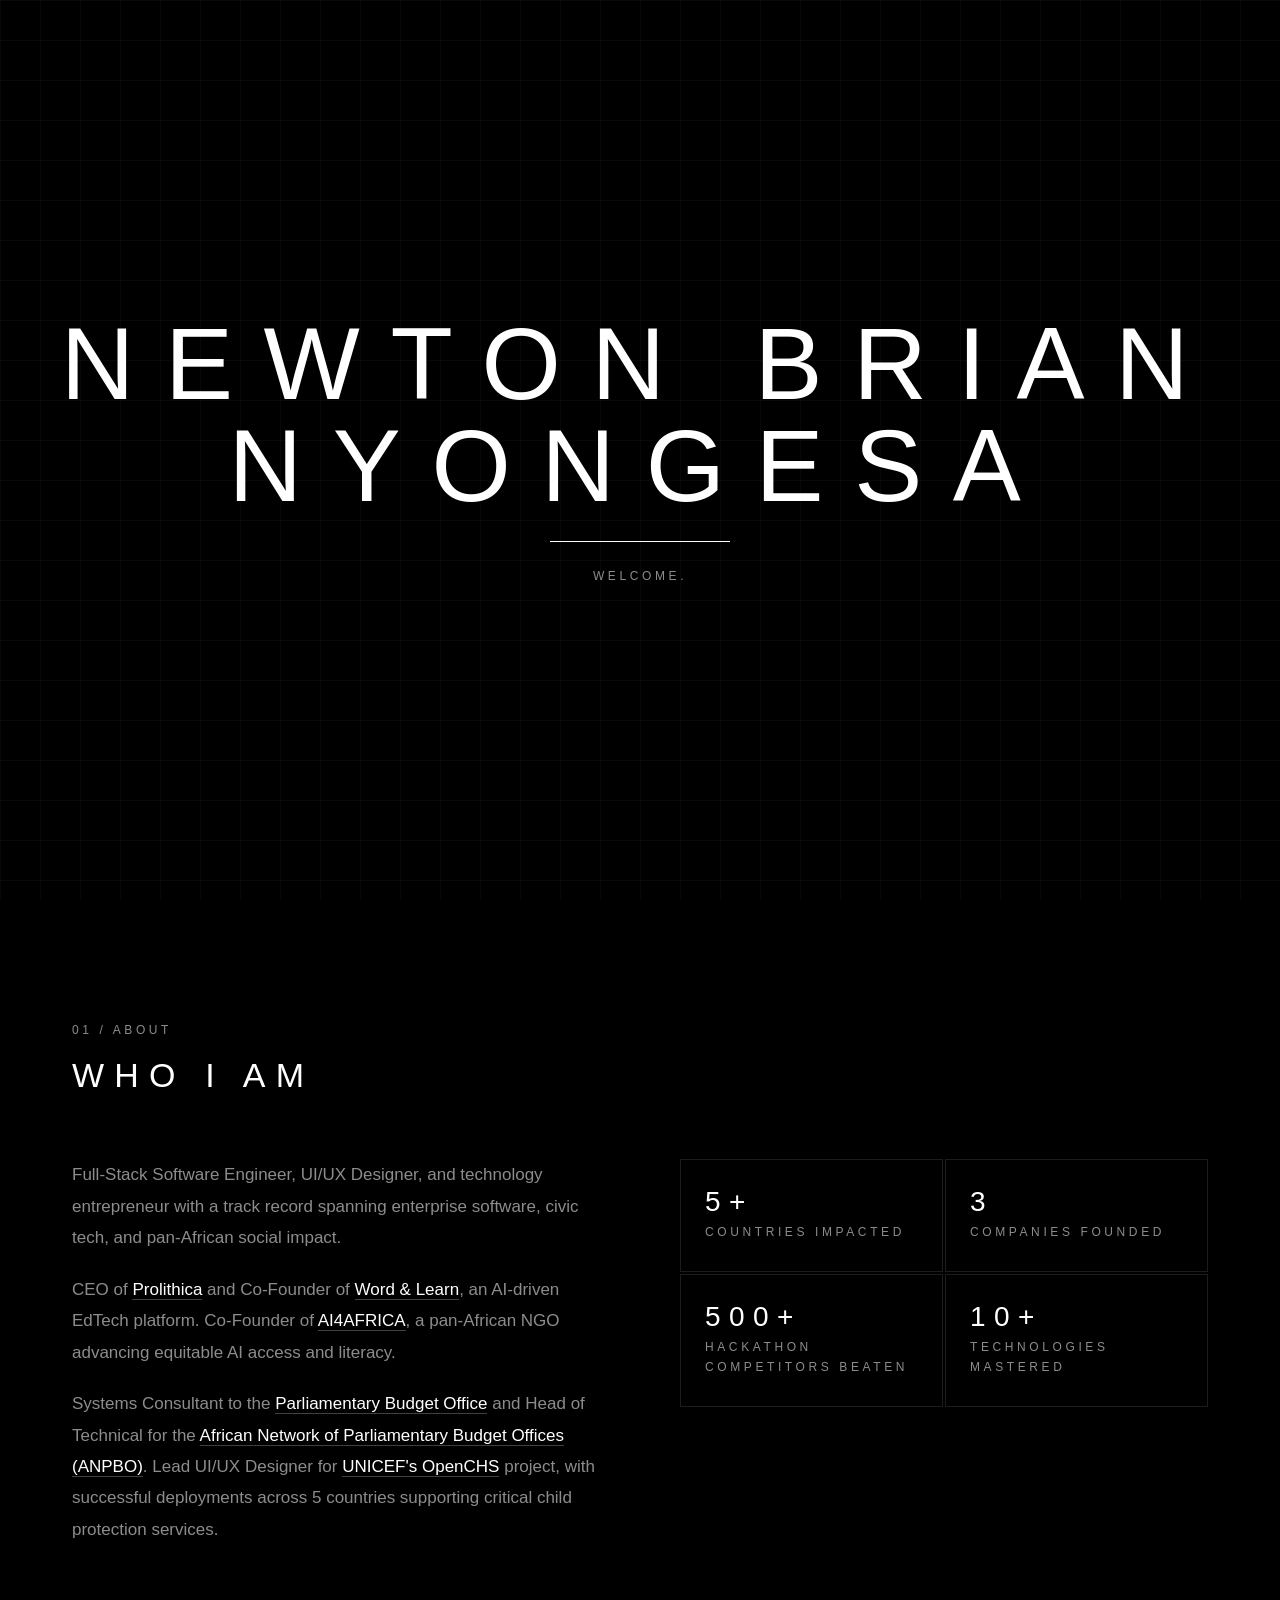
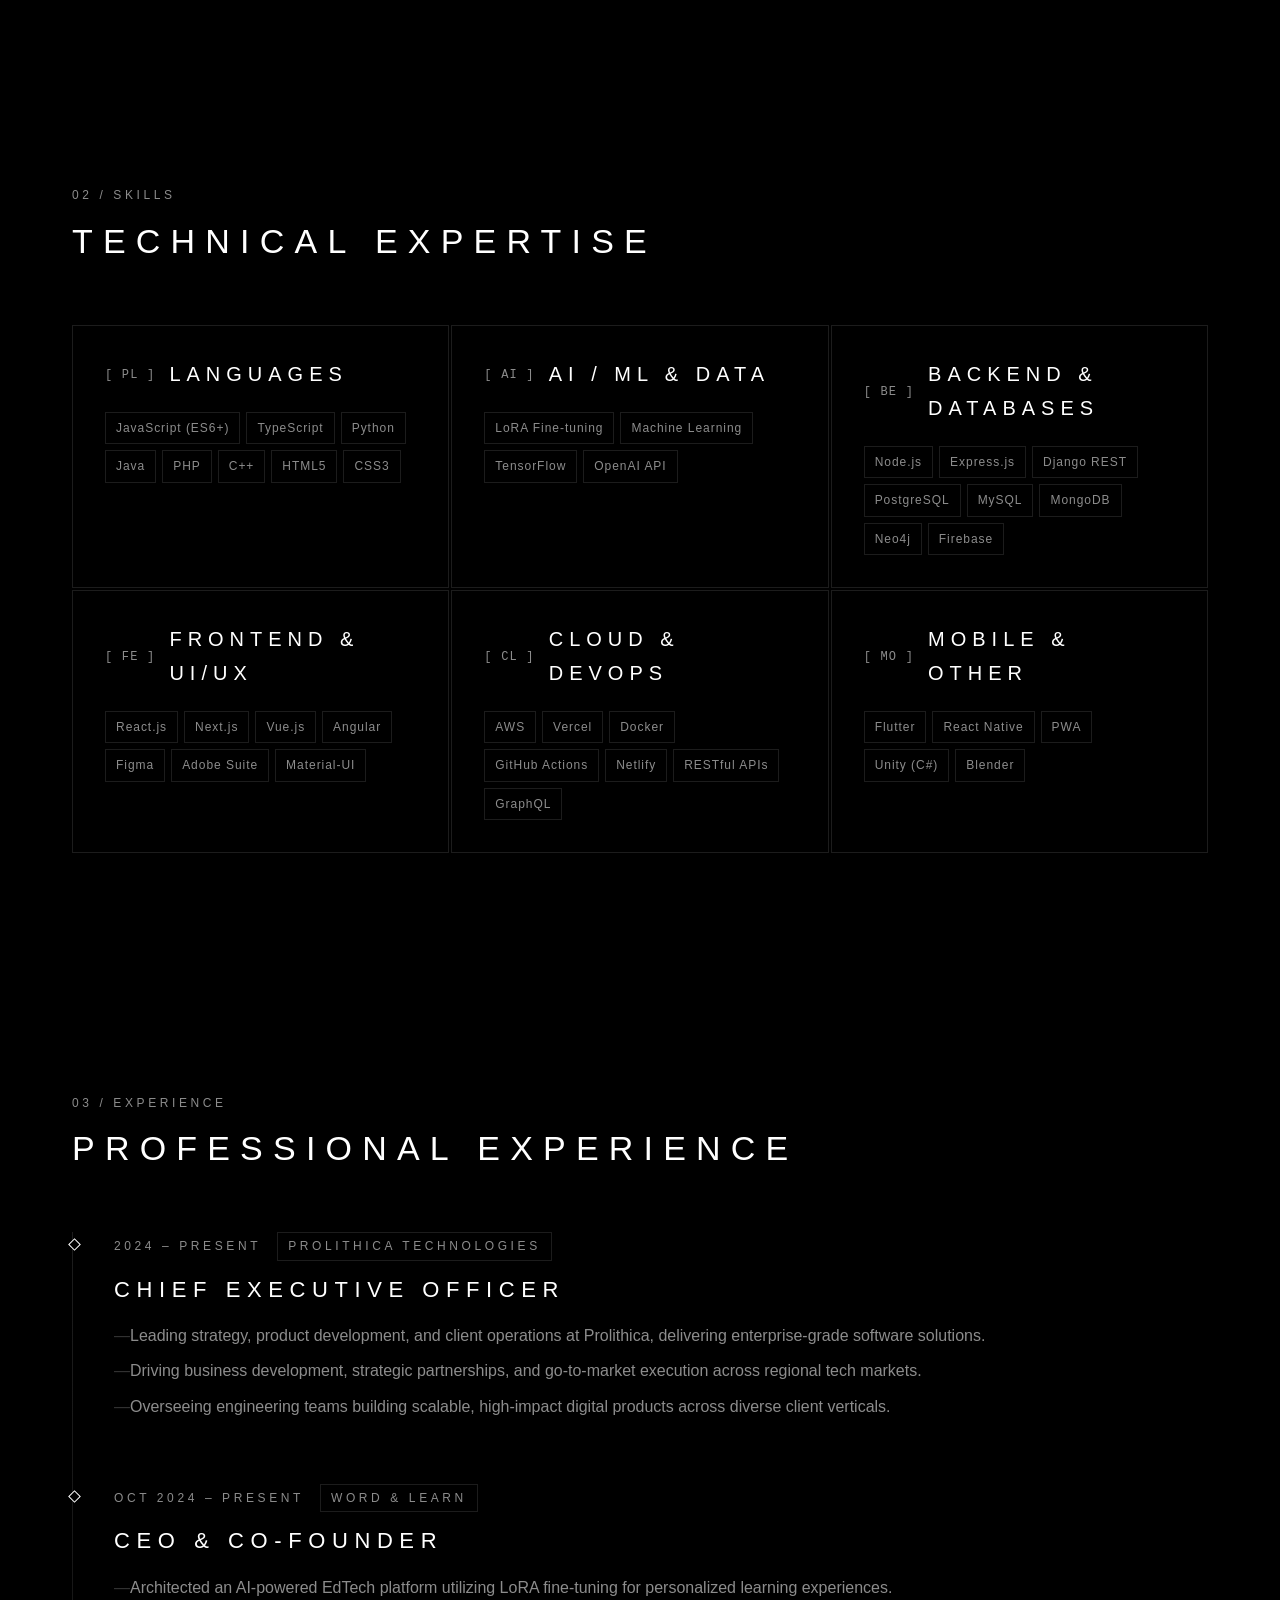
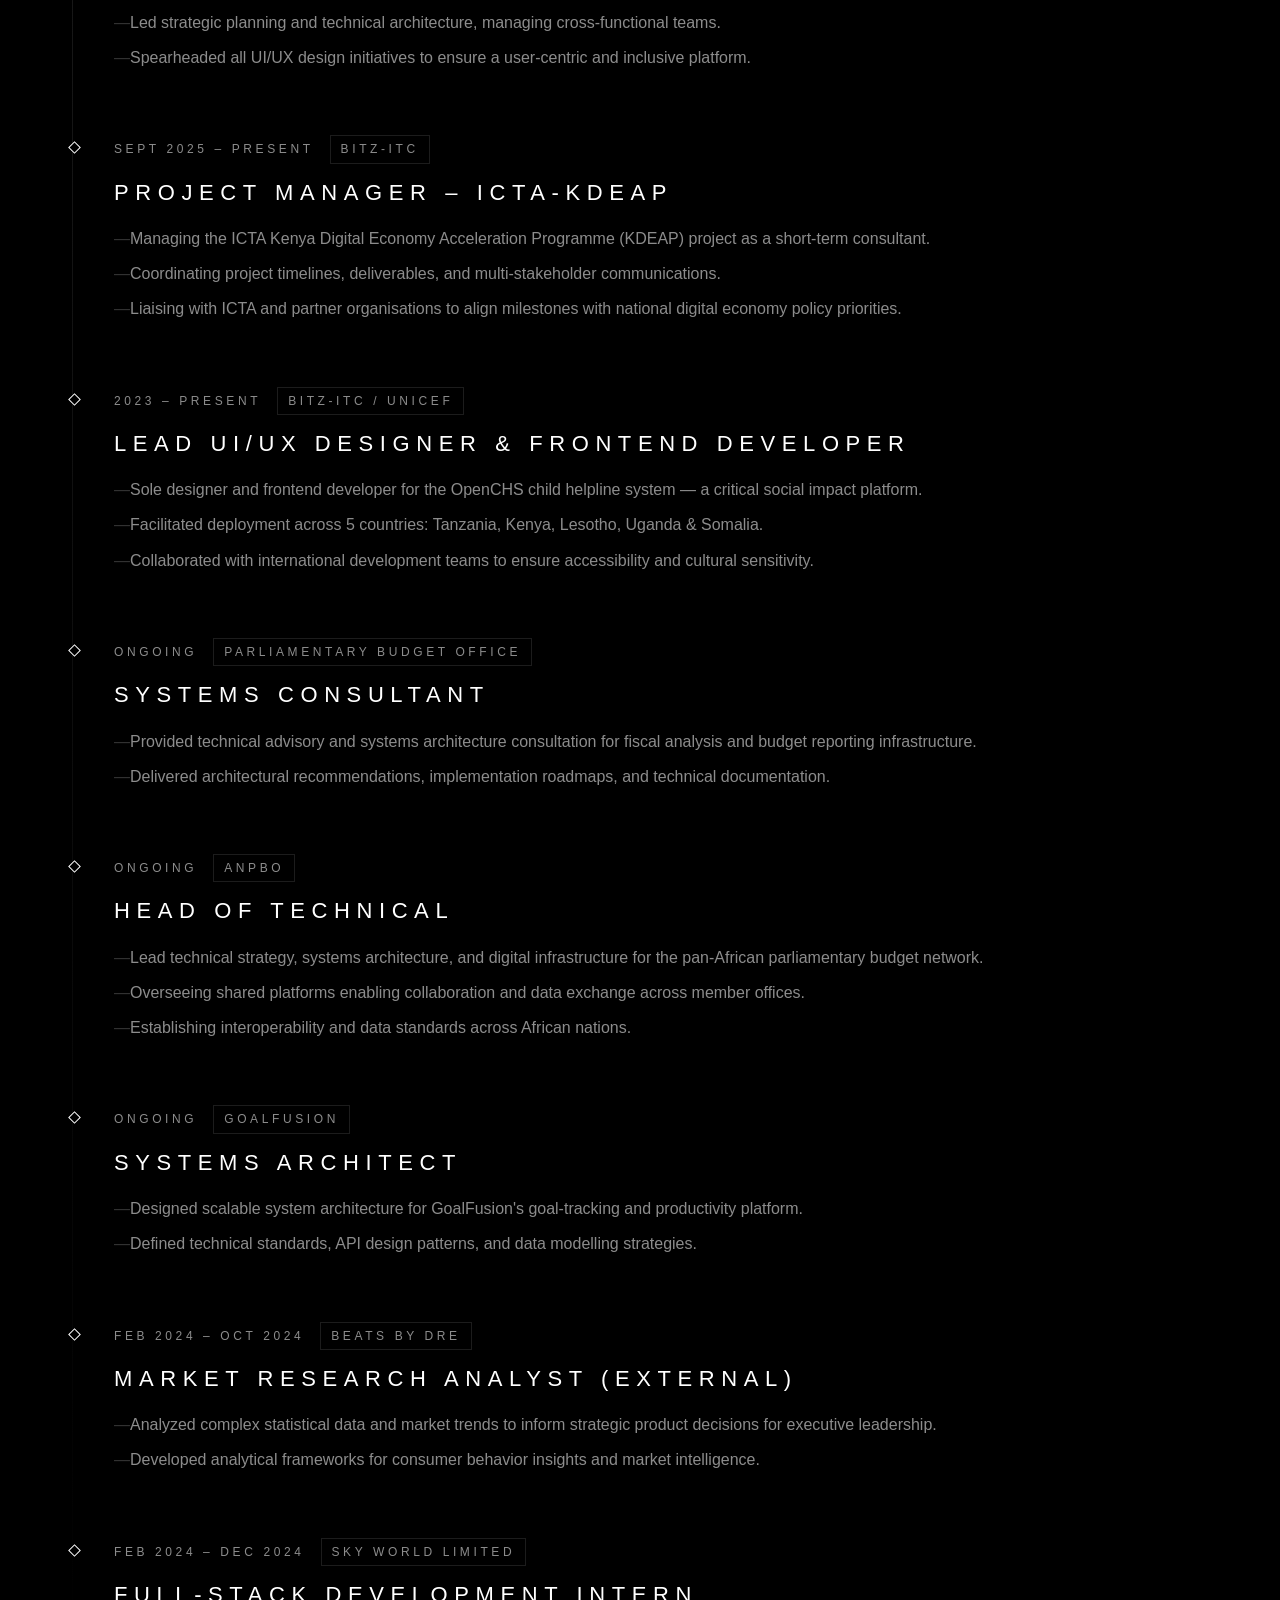
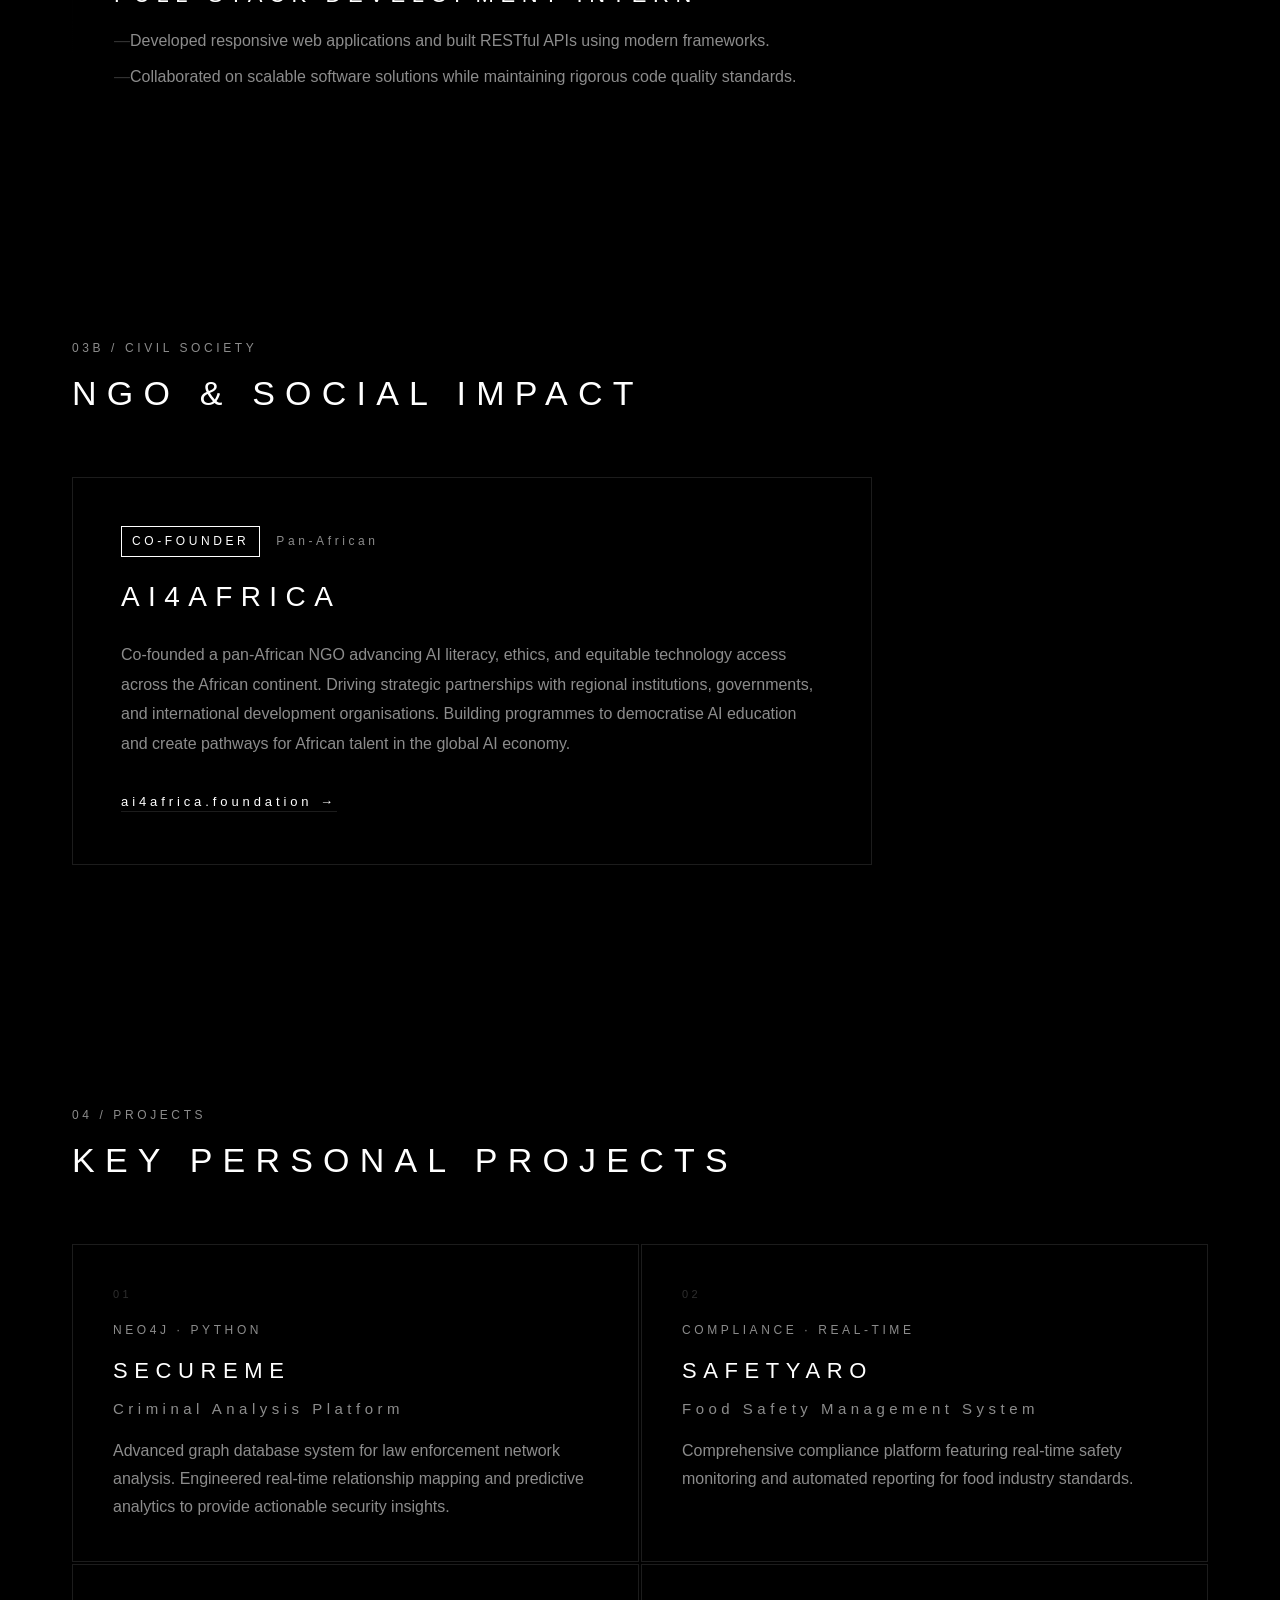
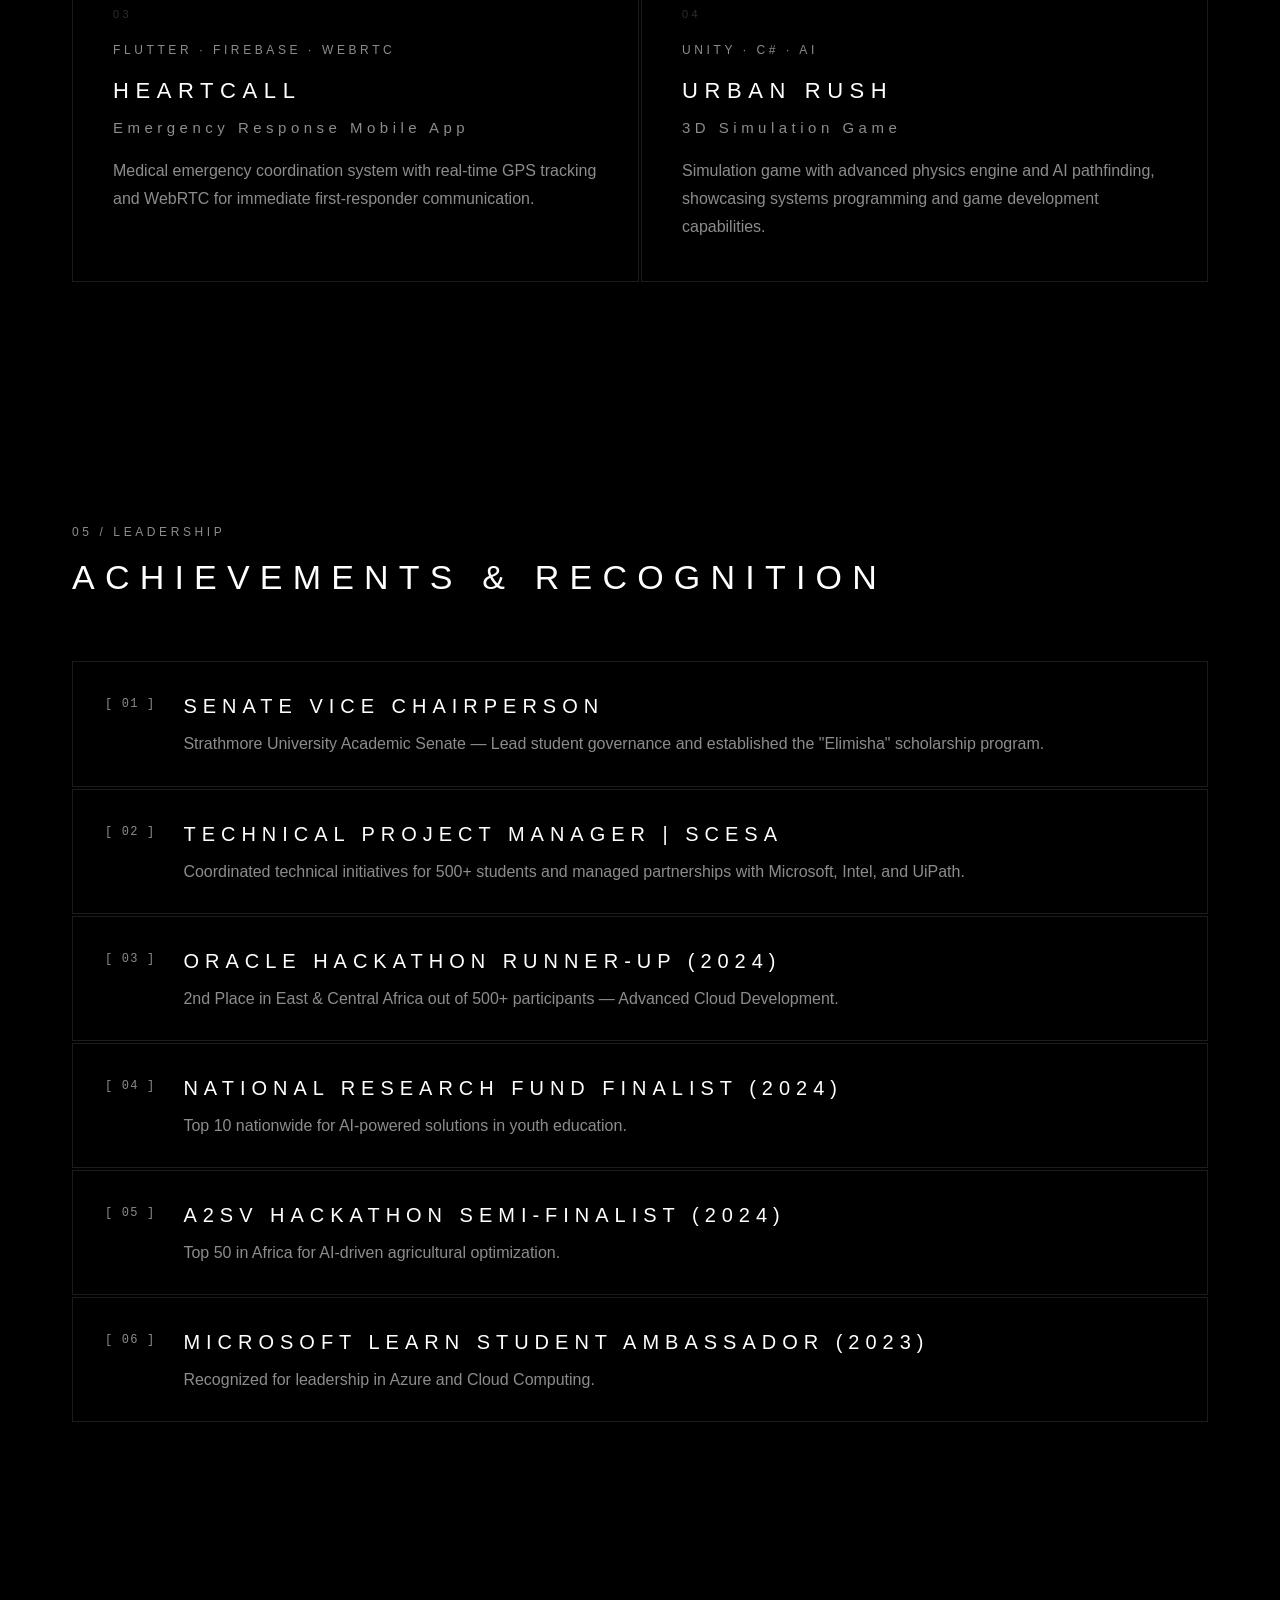
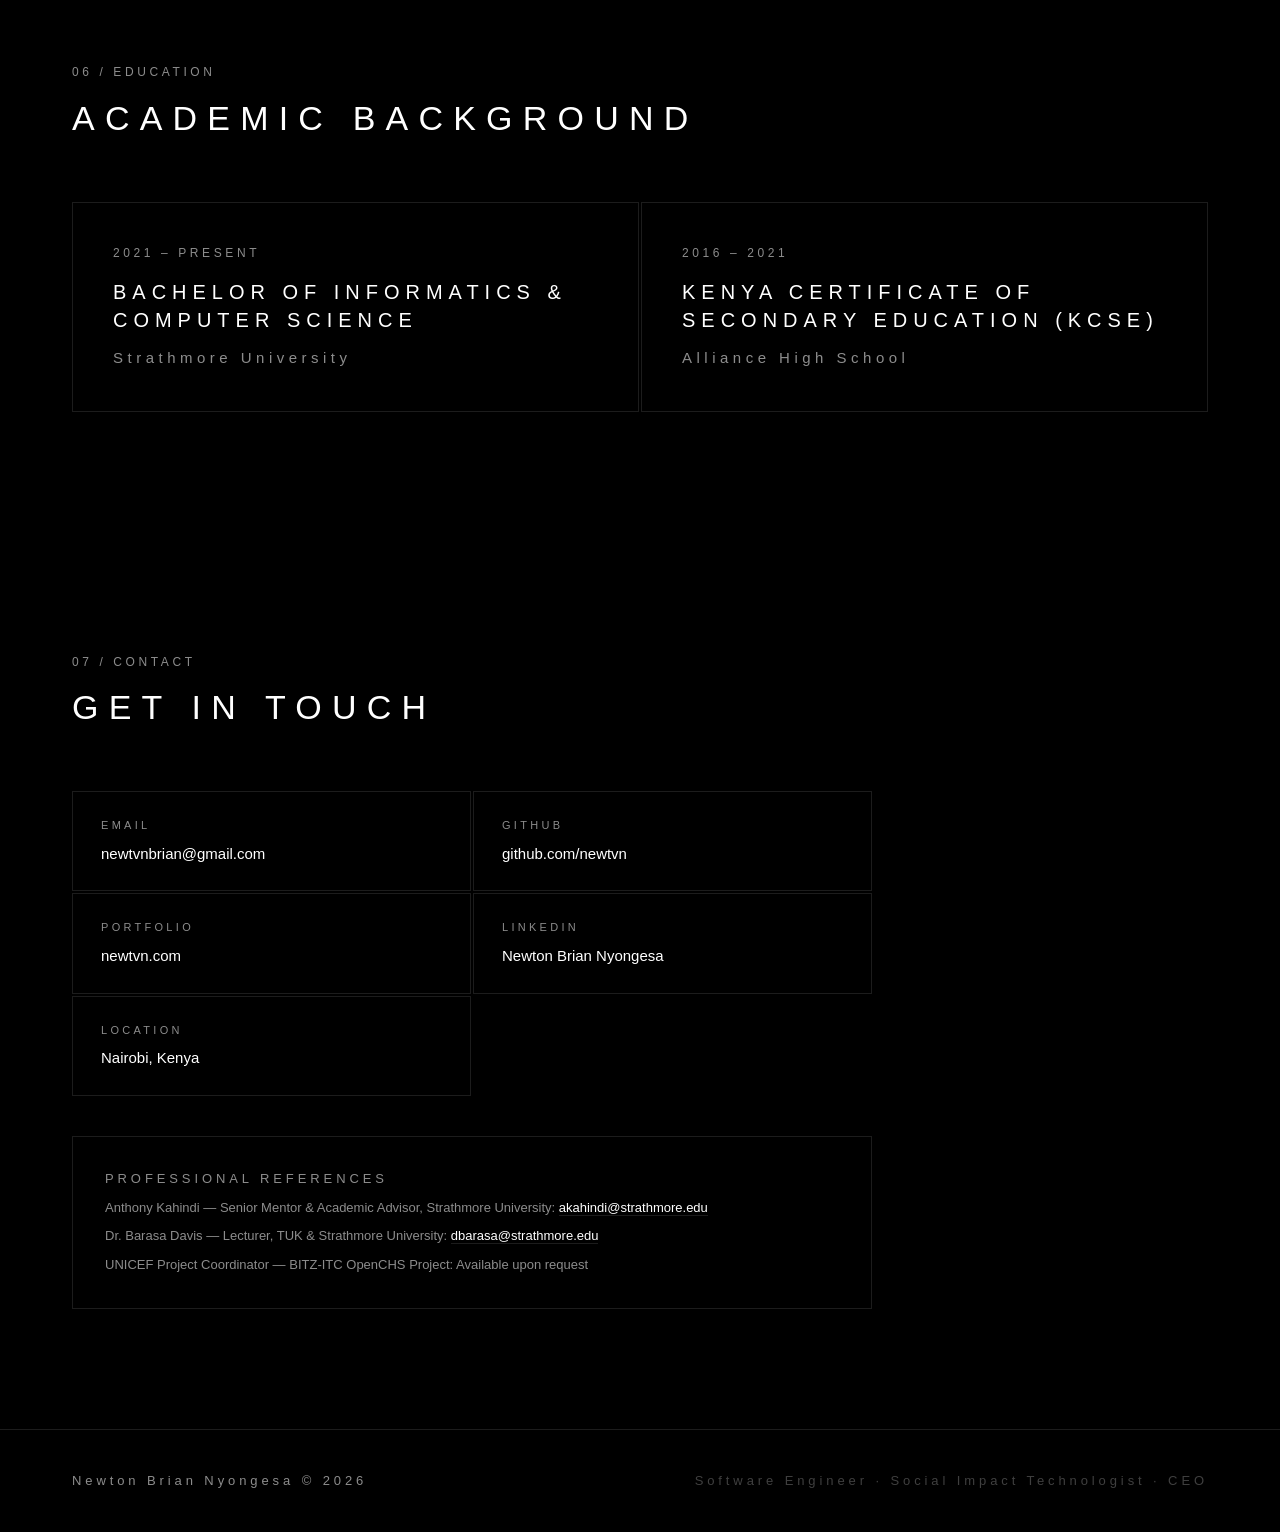
<file: index.html>
<!DOCTYPE html>
<html lang="en">
<head>
  <meta charset="UTF-8" />
  <meta name="viewport" content="width=device-width, initial-scale=1.0" />
  <title>Newton Brian Nyongesa</title>
  <link rel="preconnect" href="https://fonts.googleapis.com" />
  <link rel="preconnect" href="https://fonts.gstatic.com" crossorigin />
  <link href="https://fonts.googleapis.com/css2?family=Josefin+Sans:wght@100;200;300;400&family=Share+Tech+Mono&display=swap" rel="stylesheet" />
  <link rel="stylesheet" href="styles.css" />
</head>
<body>

  <!-- LOADING SCREEN -->
  <div id="loader">
    <div class="loader-inner">
      <div class="loader-text">
        <span class="loader-name" id="loaderName">N</span>
      </div>
      <div class="loader-bar"><div class="loader-progress" id="loaderProgress"></div></div>
      <div class="loader-sub" id="loaderSub">Initializing...</div>
    </div>
    <div class="loader-grid"></div>
  </div>

  <!-- NAVIGATION -->
  <nav id="navbar">
    <div class="nav-inner">
      <a class="nav-logo" href="#hero">NBN<span class="dot">.</span></a>
      <ul class="nav-links" id="navLinks">
        <li><a href="#about" class="nav-link">About</a></li>
        <li><a href="#skills" class="nav-link">Skills</a></li>
        <li><a href="#experience" class="nav-link">Experience</a></li>
        <li><a href="#projects" class="nav-link">Projects</a></li>
        <li><a href="#leadership" class="nav-link">Leadership</a></li>
        <li><a href="#education" class="nav-link">Education</a></li>
        <li><a href="#contact" class="nav-link">Contact</a></li>
      </ul>
      <button class="hamburger" id="hamburger" aria-label="Toggle menu" aria-expanded="false">
        <span></span>
        <span></span>
        <span></span>
      </button>
    </div>
  </nav>

  <!-- MOBILE MENU OVERLAY -->
  <div class="mobile-menu" id="mobileMenu">
    <ul>
      <li><a href="#about" class="mobile-link">About</a></li>
      <li><a href="#skills" class="mobile-link">Skills</a></li>
      <li><a href="#experience" class="mobile-link">Experience</a></li>
      <li><a href="#projects" class="mobile-link">Projects</a></li>
      <li><a href="#leadership" class="mobile-link">Leadership</a></li>
      <li><a href="#education" class="mobile-link">Education</a></li>
      <li><a href="#contact" class="mobile-link">Contact</a></li>
    </ul>
  </div>

  <!-- MAIN CONTENT -->
  <main id="main" class="hidden">

    <!-- HERO -->
    <section id="hero" class="section hero-section">
      <div class="hero-bg-grid"></div>
      <div class="hero-content">
        <div class="hero-tag fade-in-item">Software Engineer · Social Impact Technologist · CEO</div>
        <h1 class="hero-name fade-in-item">
          Newton<br/>Brian<br/>Nyongesa
        </h1>
        <p class="hero-location fade-in-item">Nairobi, Kenya</p>
        <div class="hero-cta fade-in-item">
          <a href="#about" class="btn-primary">Explore</a>
          <a href="#contact" class="btn-ghost">Contact</a>
        </div>
      </div>
      <div class="hero-scroll-indicator">
        <span>Scroll</span>
        <div class="scroll-line"></div>
      </div>
    </section>

    <!-- ABOUT -->
    <section id="about" class="section">
      <div class="container">
        <div class="section-label reveal">01 / About</div>
        <h2 class="section-heading reveal">Who I Am</h2>
        <div class="about-grid">
          <div class="about-text reveal">
            <p>Full-Stack Software Engineer, UI/UX Designer, and technology entrepreneur with a track record spanning enterprise software, civic tech, and pan-African social impact.</p>
            <p>CEO of <span class="highlight">Prolithica</span> and Co-Founder of <span class="highlight">Word &amp; Learn</span>, an AI-driven EdTech platform. Co-Founder of <span class="highlight">AI4AFRICA</span>, a pan-African NGO advancing equitable AI access and literacy.</p>
            <p>Systems Consultant to the <span class="highlight">Parliamentary Budget Office</span> and Head of Technical for the <span class="highlight">African Network of Parliamentary Budget Offices (ANPBO)</span>. Lead UI/UX Designer for <span class="highlight">UNICEF's OpenCHS</span> project, with successful deployments across 5 countries supporting critical child protection services.</p>
          </div>
          <div class="about-stats reveal">
            <div class="stat-item">
              <span class="stat-number">5+</span>
              <span class="stat-label">Countries Impacted</span>
            </div>
            <div class="stat-item">
              <span class="stat-number">3</span>
              <span class="stat-label">Companies Founded</span>
            </div>
            <div class="stat-item">
              <span class="stat-number">500+</span>
              <span class="stat-label">Hackathon Competitors Beaten</span>
            </div>
            <div class="stat-item">
              <span class="stat-number">10+</span>
              <span class="stat-label">Technologies Mastered</span>
            </div>
          </div>
        </div>
      </div>
    </section>

    <!-- SKILLS -->
    <section id="skills" class="section">
      <div class="container">
        <div class="section-label reveal">02 / Skills</div>
        <h2 class="section-heading reveal">Technical Expertise</h2>
        <div class="skills-grid">

          <div class="skill-card reveal">
            <div class="skill-card-header">
              <span class="skill-icon">[ PL ]</span>
              <h3>Languages</h3>
            </div>
            <div class="skill-tags">
              <span class="tag">JavaScript (ES6+)</span>
              <span class="tag">TypeScript</span>
              <span class="tag">Python</span>
              <span class="tag">Java</span>
              <span class="tag">PHP</span>
              <span class="tag">C++</span>
              <span class="tag">HTML5</span>
              <span class="tag">CSS3</span>
            </div>
          </div>

          <div class="skill-card reveal">
            <div class="skill-card-header">
              <span class="skill-icon">[ AI ]</span>
              <h3>AI / ML &amp; Data</h3>
            </div>
            <div class="skill-tags">
              <span class="tag">LoRA Fine-tuning</span>
              <span class="tag">Machine Learning</span>
              <span class="tag">TensorFlow</span>
              <span class="tag">OpenAI API</span>
            </div>
          </div>

          <div class="skill-card reveal">
            <div class="skill-card-header">
              <span class="skill-icon">[ BE ]</span>
              <h3>Backend &amp; Databases</h3>
            </div>
            <div class="skill-tags">
              <span class="tag">Node.js</span>
              <span class="tag">Express.js</span>
              <span class="tag">Django REST</span>
              <span class="tag">PostgreSQL</span>
              <span class="tag">MySQL</span>
              <span class="tag">MongoDB</span>
              <span class="tag">Neo4j</span>
              <span class="tag">Firebase</span>
            </div>
          </div>

          <div class="skill-card reveal">
            <div class="skill-card-header">
              <span class="skill-icon">[ FE ]</span>
              <h3>Frontend &amp; UI/UX</h3>
            </div>
            <div class="skill-tags">
              <span class="tag">React.js</span>
              <span class="tag">Next.js</span>
              <span class="tag">Vue.js</span>
              <span class="tag">Angular</span>
              <span class="tag">Figma</span>
              <span class="tag">Adobe Suite</span>
              <span class="tag">Material-UI</span>
            </div>
          </div>

          <div class="skill-card reveal">
            <div class="skill-card-header">
              <span class="skill-icon">[ CL ]</span>
              <h3>Cloud &amp; DevOps</h3>
            </div>
            <div class="skill-tags">
              <span class="tag">AWS</span>
              <span class="tag">Vercel</span>
              <span class="tag">Docker</span>
              <span class="tag">GitHub Actions</span>
              <span class="tag">Netlify</span>
              <span class="tag">RESTful APIs</span>
              <span class="tag">GraphQL</span>
            </div>
          </div>

          <div class="skill-card reveal">
            <div class="skill-card-header">
              <span class="skill-icon">[ MO ]</span>
              <h3>Mobile &amp; Other</h3>
            </div>
            <div class="skill-tags">
              <span class="tag">Flutter</span>
              <span class="tag">React Native</span>
              <span class="tag">PWA</span>
              <span class="tag">Unity (C#)</span>
              <span class="tag">Blender</span>
            </div>
          </div>

        </div>
      </div>
    </section>

    <!-- EXPERIENCE -->
    <section id="experience" class="section">
      <div class="container">
        <div class="section-label reveal">03 / Experience</div>
        <h2 class="section-heading reveal">Professional Experience</h2>
        <div class="timeline">

          <div class="timeline-item reveal">
            <div class="timeline-marker"></div>
            <div class="timeline-content">
              <div class="timeline-meta">
                <span class="timeline-period">2024 – Present</span>
                <span class="timeline-company">Prolithica Technologies</span>
              </div>
              <h3 class="timeline-role">Chief Executive Officer</h3>
              <ul>
                <li>Leading strategy, product development, and client operations at Prolithica, delivering enterprise-grade software solutions.</li>
                <li>Driving business development, strategic partnerships, and go-to-market execution across regional tech markets.</li>
                <li>Overseeing engineering teams building scalable, high-impact digital products across diverse client verticals.</li>
              </ul>
            </div>
          </div>

          <div class="timeline-item reveal">
            <div class="timeline-marker"></div>
            <div class="timeline-content">
              <div class="timeline-meta">
                <span class="timeline-period">Oct 2024 – Present</span>
                <span class="timeline-company">Word &amp; Learn</span>
              </div>
              <h3 class="timeline-role">CEO &amp; Co-Founder</h3>
              <ul>
                <li>Architected an AI-powered EdTech platform utilizing LoRA fine-tuning for personalized learning experiences.</li>
                <li>Led strategic planning and technical architecture, managing cross-functional teams.</li>
                <li>Spearheaded all UI/UX design initiatives to ensure a user-centric and inclusive platform.</li>
              </ul>
            </div>
          </div>

          <div class="timeline-item reveal">
            <div class="timeline-marker"></div>
            <div class="timeline-content">
              <div class="timeline-meta">
                <span class="timeline-period">Sept 2025 – Present</span>
                <span class="timeline-company">BITZ-ITC</span>
              </div>
              <h3 class="timeline-role">Project Manager – ICTA-KDEAP</h3>
              <ul>
                <li>Managing the ICTA Kenya Digital Economy Acceleration Programme (KDEAP) project as a short-term consultant.</li>
                <li>Coordinating project timelines, deliverables, and multi-stakeholder communications.</li>
                <li>Liaising with ICTA and partner organisations to align milestones with national digital economy policy priorities.</li>
              </ul>
            </div>
          </div>

          <div class="timeline-item reveal">
            <div class="timeline-marker"></div>
            <div class="timeline-content">
              <div class="timeline-meta">
                <span class="timeline-period">2023 – Present</span>
                <span class="timeline-company">BITZ-ITC / UNICEF</span>
              </div>
              <h3 class="timeline-role">Lead UI/UX Designer &amp; Frontend Developer</h3>
              <ul>
                <li>Sole designer and frontend developer for the OpenCHS child helpline system — a critical social impact platform.</li>
                <li>Facilitated deployment across 5 countries: Tanzania, Kenya, Lesotho, Uganda &amp; Somalia.</li>
                <li>Collaborated with international development teams to ensure accessibility and cultural sensitivity.</li>
              </ul>
            </div>
          </div>

          <div class="timeline-item reveal">
            <div class="timeline-marker"></div>
            <div class="timeline-content">
              <div class="timeline-meta">
                <span class="timeline-period">Ongoing</span>
                <span class="timeline-company">Parliamentary Budget Office</span>
              </div>
              <h3 class="timeline-role">Systems Consultant</h3>
              <ul>
                <li>Provided technical advisory and systems architecture consultation for fiscal analysis and budget reporting infrastructure.</li>
                <li>Delivered architectural recommendations, implementation roadmaps, and technical documentation.</li>
              </ul>
            </div>
          </div>

          <div class="timeline-item reveal">
            <div class="timeline-marker"></div>
            <div class="timeline-content">
              <div class="timeline-meta">
                <span class="timeline-period">Ongoing</span>
                <span class="timeline-company">ANPBO</span>
              </div>
              <h3 class="timeline-role">Head of Technical</h3>
              <ul>
                <li>Lead technical strategy, systems architecture, and digital infrastructure for the pan-African parliamentary budget network.</li>
                <li>Overseeing shared platforms enabling collaboration and data exchange across member offices.</li>
                <li>Establishing interoperability and data standards across African nations.</li>
              </ul>
            </div>
          </div>

          <div class="timeline-item reveal">
            <div class="timeline-marker"></div>
            <div class="timeline-content">
              <div class="timeline-meta">
                <span class="timeline-period">Ongoing</span>
                <span class="timeline-company">GoalFusion</span>
              </div>
              <h3 class="timeline-role">Systems Architect</h3>
              <ul>
                <li>Designed scalable system architecture for GoalFusion's goal-tracking and productivity platform.</li>
                <li>Defined technical standards, API design patterns, and data modelling strategies.</li>
              </ul>
            </div>
          </div>

          <div class="timeline-item reveal">
            <div class="timeline-marker"></div>
            <div class="timeline-content">
              <div class="timeline-meta">
                <span class="timeline-period">Feb 2024 – Oct 2024</span>
                <span class="timeline-company">Beats by Dre</span>
              </div>
              <h3 class="timeline-role">Market Research Analyst (External)</h3>
              <ul>
                <li>Analyzed complex statistical data and market trends to inform strategic product decisions for executive leadership.</li>
                <li>Developed analytical frameworks for consumer behavior insights and market intelligence.</li>
              </ul>
            </div>
          </div>

          <div class="timeline-item reveal">
            <div class="timeline-marker"></div>
            <div class="timeline-content">
              <div class="timeline-meta">
                <span class="timeline-period">Feb 2024 – Dec 2024</span>
                <span class="timeline-company">Sky World Limited</span>
              </div>
              <h3 class="timeline-role">Full-Stack Development Intern</h3>
              <ul>
                <li>Developed responsive web applications and built RESTful APIs using modern frameworks.</li>
                <li>Collaborated on scalable software solutions while maintaining rigorous code quality standards.</li>
              </ul>
            </div>
          </div>

        </div>
      </div>
    </section>

    <!-- NGO -->
    <section id="ngo" class="section">
      <div class="container">
        <div class="section-label reveal">03b / Civil Society</div>
        <h2 class="section-heading reveal">NGO &amp; Social Impact</h2>
        <div class="ngo-card reveal">
          <div class="ngo-header">
            <span class="ngo-badge">Co-Founder</span>
            <span class="ngo-period">Pan-African</span>
          </div>
          <h3>AI4AFRICA</h3>
          <p>Co-founded a pan-African NGO advancing AI literacy, ethics, and equitable technology access across the African continent. Driving strategic partnerships with regional institutions, governments, and international development organisations. Building programmes to democratise AI education and create pathways for African talent in the global AI economy.</p>
          <a href="https://ai4africa.foundation" class="ngo-link" target="_blank" rel="noopener">ai4africa.foundation →</a>
        </div>
      </div>
    </section>

    <!-- PROJECTS -->
    <section id="projects" class="section">
      <div class="container">
        <div class="section-label reveal">04 / Projects</div>
        <h2 class="section-heading reveal">Key Personal Projects</h2>
        <div class="projects-grid">

          <div class="project-card reveal">
            <div class="project-index">01</div>
            <div class="project-tech">Neo4j · Python</div>
            <h3>SecureMe</h3>
            <p class="project-sub">Criminal Analysis Platform</p>
            <p>Advanced graph database system for law enforcement network analysis. Engineered real-time relationship mapping and predictive analytics to provide actionable security insights.</p>
          </div>

          <div class="project-card reveal">
            <div class="project-index">02</div>
            <div class="project-tech">Compliance · Real-time</div>
            <h3>SafetyAro</h3>
            <p class="project-sub">Food Safety Management System</p>
            <p>Comprehensive compliance platform featuring real-time safety monitoring and automated reporting for food industry standards.</p>
          </div>

          <div class="project-card reveal">
            <div class="project-index">03</div>
            <div class="project-tech">Flutter · Firebase · WebRTC</div>
            <h3>HeartCall</h3>
            <p class="project-sub">Emergency Response Mobile App</p>
            <p>Medical emergency coordination system with real-time GPS tracking and WebRTC for immediate first-responder communication.</p>
          </div>

          <div class="project-card reveal">
            <div class="project-index">04</div>
            <div class="project-tech">Unity · C# · AI</div>
            <h3>Urban Rush</h3>
            <p class="project-sub">3D Simulation Game</p>
            <p>Simulation game with advanced physics engine and AI pathfinding, showcasing systems programming and game development capabilities.</p>
          </div>

        </div>
      </div>
    </section>

    <!-- LEADERSHIP -->
    <section id="leadership" class="section">
      <div class="container">
        <div class="section-label reveal">05 / Leadership</div>
        <h2 class="section-heading reveal">Achievements &amp; Recognition</h2>
        <div class="leadership-list">

          <div class="leadership-item reveal">
            <div class="leadership-icon">[ 01 ]</div>
            <div>
              <h3>Senate Vice Chairperson</h3>
              <p>Strathmore University Academic Senate — Lead student governance and established the "Elimisha" scholarship program.</p>
            </div>
          </div>

          <div class="leadership-item reveal">
            <div class="leadership-icon">[ 02 ]</div>
            <div>
              <h3>Technical Project Manager | SCESA</h3>
              <p>Coordinated technical initiatives for 500+ students and managed partnerships with Microsoft, Intel, and UiPath.</p>
            </div>
          </div>

          <div class="leadership-item reveal">
            <div class="leadership-icon">[ 03 ]</div>
            <div>
              <h3>Oracle Hackathon Runner-Up (2024)</h3>
              <p>2nd Place in East &amp; Central Africa out of 500+ participants — Advanced Cloud Development.</p>
            </div>
          </div>

          <div class="leadership-item reveal">
            <div class="leadership-icon">[ 04 ]</div>
            <div>
              <h3>National Research Fund Finalist (2024)</h3>
              <p>Top 10 nationwide for AI-powered solutions in youth education.</p>
            </div>
          </div>

          <div class="leadership-item reveal">
            <div class="leadership-icon">[ 05 ]</div>
            <div>
              <h3>A2SV Hackathon Semi-Finalist (2024)</h3>
              <p>Top 50 in Africa for AI-driven agricultural optimization.</p>
            </div>
          </div>

          <div class="leadership-item reveal">
            <div class="leadership-icon">[ 06 ]</div>
            <div>
              <h3>Microsoft Learn Student Ambassador (2023)</h3>
              <p>Recognized for leadership in Azure and Cloud Computing.</p>
            </div>
          </div>

        </div>
      </div>
    </section>

    <!-- EDUCATION -->
    <section id="education" class="section">
      <div class="container">
        <div class="section-label reveal">06 / Education</div>
        <h2 class="section-heading reveal">Academic Background</h2>
        <div class="edu-grid">
          <div class="edu-card reveal">
            <div class="edu-year">2021 – Present</div>
            <h3>Bachelor of Informatics &amp; Computer Science</h3>
            <p class="edu-institution">Strathmore University</p>
          </div>
          <div class="edu-card reveal">
            <div class="edu-year">2016 – 2021</div>
            <h3>Kenya Certificate of Secondary Education (KCSE)</h3>
            <p class="edu-institution">Alliance High School</p>
          </div>
        </div>
      </div>
    </section>

    <!-- CONTACT -->
    <section id="contact" class="section">
      <div class="container">
        <div class="section-label reveal">07 / Contact</div>
        <h2 class="section-heading reveal">Get In Touch</h2>
        <div class="contact-grid">
          <div class="contact-item reveal">
            <span class="contact-label">Email</span>
            <a href="mailto:newtvnbrian@gmail.com" class="contact-value">newtvnbrian@gmail.com</a>
          </div>
          <div class="contact-item reveal">
            <span class="contact-label">GitHub</span>
            <a href="https://github.com/newtvn" class="contact-value" target="_blank" rel="noopener">github.com/newtvn</a>
          </div>
          <div class="contact-item reveal">
            <span class="contact-label">Portfolio</span>
            <a href="https://newtvn.com" class="contact-value" target="_blank" rel="noopener">newtvn.com</a>
          </div>
          <div class="contact-item reveal">
            <span class="contact-label">LinkedIn</span>
            <a href="https://linkedin.com/in/newton-brian-nyongesa" class="contact-value" target="_blank" rel="noopener">Newton Brian Nyongesa</a>
          </div>
          <div class="contact-item reveal">
            <span class="contact-label">Location</span>
            <span class="contact-value">Nairobi, Kenya</span>
          </div>
        </div>
        <div class="contact-refs reveal">
          <p class="refs-title">Professional References</p>
          <p>Anthony Kahindi — Senior Mentor &amp; Academic Advisor, Strathmore University: <a href="mailto:akahindi@strathmore.edu">akahindi@strathmore.edu</a></p>
          <p>Dr. Barasa Davis — Lecturer, TUK &amp; Strathmore University: <a href="mailto:dbarasa@strathmore.edu">dbarasa@strathmore.edu</a></p>
          <p>UNICEF Project Coordinator — BITZ-ITC OpenCHS Project: Available upon request</p>
        </div>
      </div>
    </section>

    <!-- FOOTER -->
    <footer class="footer">
      <div class="container">
        <p>Newton Brian Nyongesa &copy; <span id="year"></span></p>
        <p class="footer-sub">Software Engineer · Social Impact Technologist · CEO</p>
      </div>
    </footer>

  </main>

  <script src="script.js"></script>
</body>
</html>
</file>
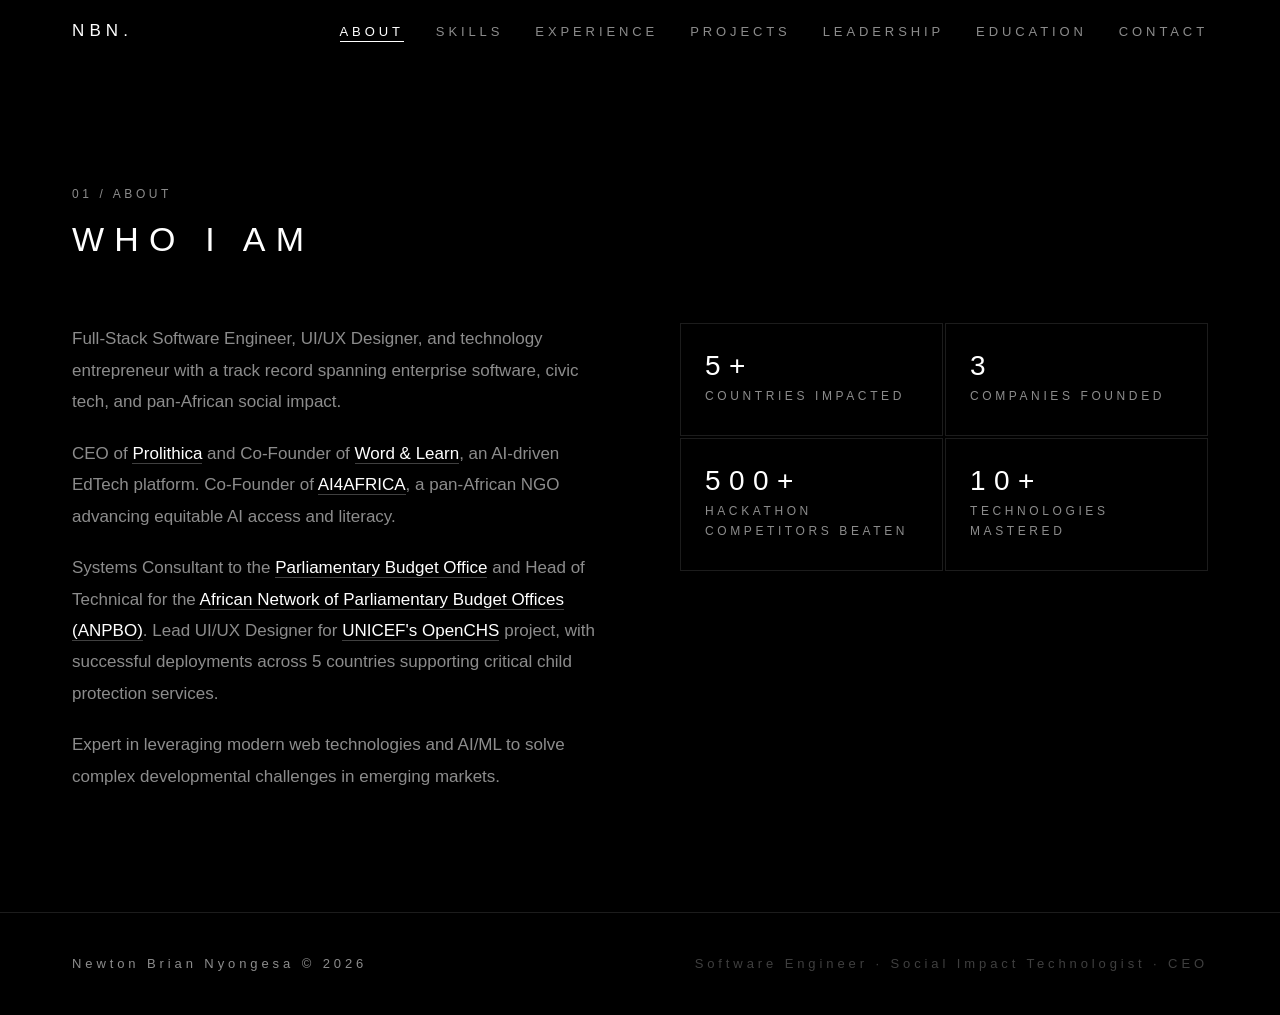
<file: about.html>
<!DOCTYPE html>
<html lang="en">
<head>
  <meta charset="UTF-8" />
  <meta name="viewport" content="width=device-width, initial-scale=1.0" />
  <title>About — Newton Brian Nyongesa</title>
  <link rel="stylesheet" href="styles.css" />
</head>
<body>

  <nav id="navbar">
    <div class="nav-inner">
      <a class="nav-logo" href="index.html">NBN.</a>
      <ul class="nav-links">
        <li><a href="about.html"      class="nav-link">About</a></li>
        <li><a href="skills.html"     class="nav-link">Skills</a></li>
        <li><a href="experience.html" class="nav-link">Experience</a></li>
        <li><a href="projects.html"   class="nav-link">Projects</a></li>
        <li><a href="leadership.html" class="nav-link">Leadership</a></li>
        <li><a href="education.html"  class="nav-link">Education</a></li>
        <li><a href="contact.html"    class="nav-link">Contact</a></li>
      </ul>
      <button class="hamburger" id="hamburger" aria-label="Menu" aria-expanded="false">
        <span></span><span></span><span></span>
      </button>
    </div>
  </nav>

  <div class="mobile-menu" id="mobileMenu">
    <ul>
      <li><a href="about.html"      class="mobile-link">About</a></li>
      <li><a href="skills.html"     class="mobile-link">Skills</a></li>
      <li><a href="experience.html" class="mobile-link">Experience</a></li>
      <li><a href="projects.html"   class="mobile-link">Projects</a></li>
      <li><a href="leadership.html" class="mobile-link">Leadership</a></li>
      <li><a href="education.html"  class="mobile-link">Education</a></li>
      <li><a href="contact.html"    class="mobile-link">Contact</a></li>
    </ul>
  </div>

  <main id="main" style="padding-top: var(--nav-h);">
    <section class="section">
      <div class="container">
        <div class="section-label reveal">01 / About</div>
        <h1 class="section-heading reveal">Who I Am</h1>
        <div class="about-grid">
          <div class="about-text reveal">
            <p>Full-Stack Software Engineer, UI/UX Designer, and technology entrepreneur with a track record spanning enterprise software, civic tech, and pan-African social impact.</p>
            <p>CEO of <span class="highlight">Prolithica</span> and Co-Founder of <span class="highlight">Word &amp; Learn</span>, an AI-driven EdTech platform. Co-Founder of <span class="highlight">AI4AFRICA</span>, a pan-African NGO advancing equitable AI access and literacy.</p>
            <p>Systems Consultant to the <span class="highlight">Parliamentary Budget Office</span> and Head of Technical for the <span class="highlight">African Network of Parliamentary Budget Offices (ANPBO)</span>. Lead UI/UX Designer for <span class="highlight">UNICEF's OpenCHS</span> project, with successful deployments across 5 countries supporting critical child protection services.</p>
            <p>Expert in leveraging modern web technologies and AI/ML to solve complex developmental challenges in emerging markets.</p>
          </div>
          <div class="about-stats reveal">
            <div class="stat-item">
              <span class="stat-number">5+</span>
              <span class="stat-label">Countries Impacted</span>
            </div>
            <div class="stat-item">
              <span class="stat-number">3</span>
              <span class="stat-label">Companies Founded</span>
            </div>
            <div class="stat-item">
              <span class="stat-number">500+</span>
              <span class="stat-label">Hackathon Competitors Beaten</span>
            </div>
            <div class="stat-item">
              <span class="stat-number">10+</span>
              <span class="stat-label">Technologies Mastered</span>
            </div>
          </div>
        </div>
      </div>
    </section>

    <footer class="footer">
      <div class="container">
        <p>Newton Brian Nyongesa &copy; <span id="year"></span></p>
        <p class="footer-sub">Software Engineer · Social Impact Technologist · CEO</p>
      </div>
    </footer>
  </main>

  <script src="script.js"></script>
  <script src="transition.js"></script>
</body>
</html>
</file>
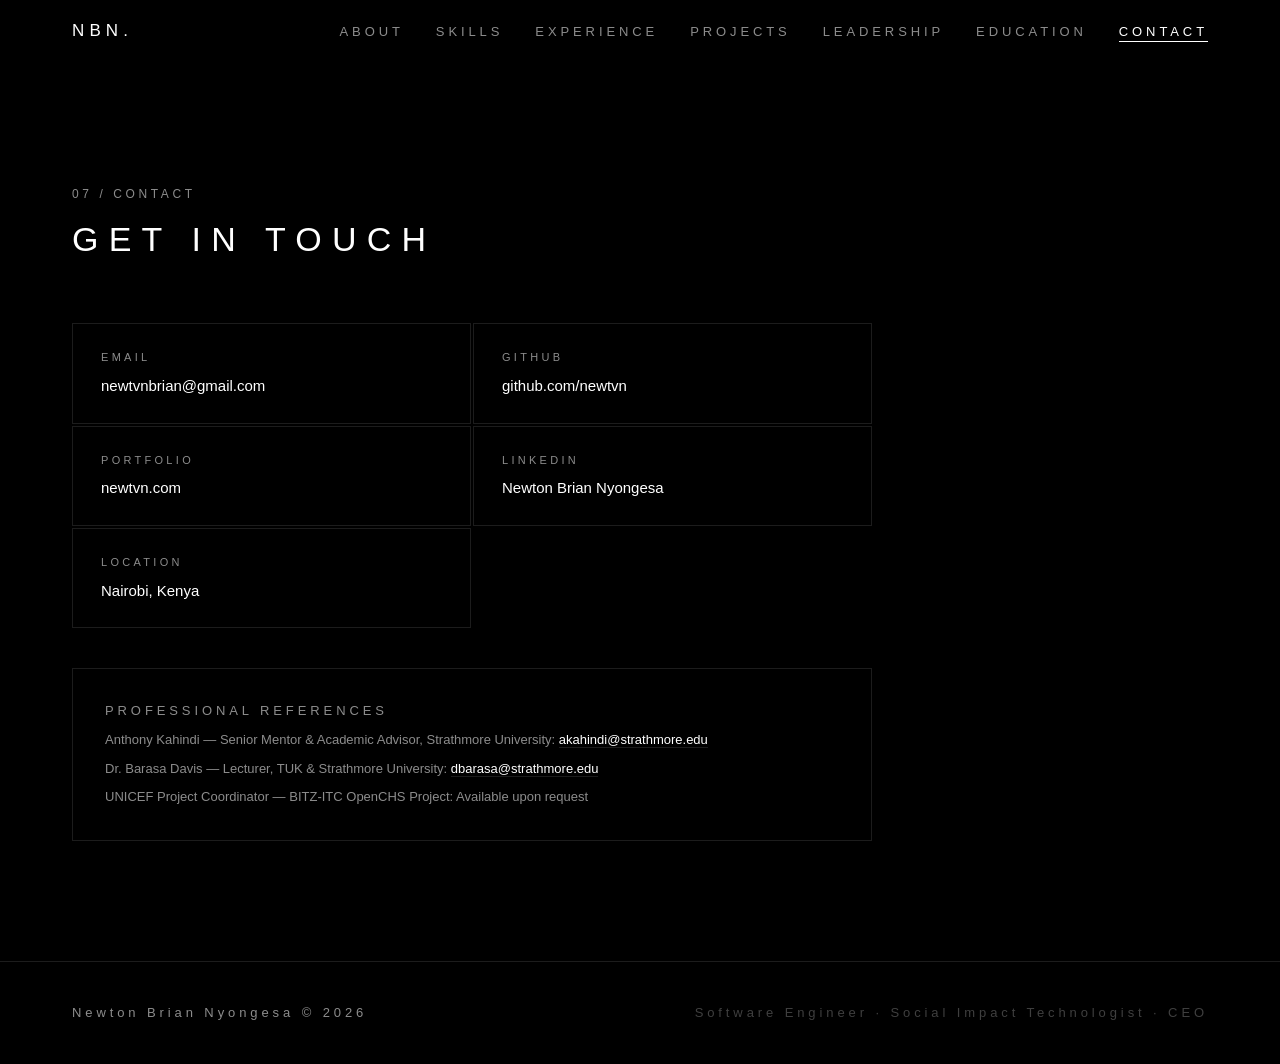
<file: contact.html>
<!DOCTYPE html>
<html lang="en">
<head>
  <meta charset="UTF-8" />
  <meta name="viewport" content="width=device-width, initial-scale=1.0" />
  <title>Contact — Newton Brian Nyongesa</title>
  <link rel="stylesheet" href="styles.css" />
</head>
<body>

  <nav id="navbar">
    <div class="nav-inner">
      <a class="nav-logo" href="index.html">NBN.</a>
      <ul class="nav-links">
        <li><a href="about.html"      class="nav-link">About</a></li>
        <li><a href="skills.html"     class="nav-link">Skills</a></li>
        <li><a href="experience.html" class="nav-link">Experience</a></li>
        <li><a href="projects.html"   class="nav-link">Projects</a></li>
        <li><a href="leadership.html" class="nav-link">Leadership</a></li>
        <li><a href="education.html"  class="nav-link">Education</a></li>
        <li><a href="contact.html"    class="nav-link">Contact</a></li>
      </ul>
      <button class="hamburger" id="hamburger" aria-label="Menu" aria-expanded="false">
        <span></span><span></span><span></span>
      </button>
    </div>
  </nav>

  <div class="mobile-menu" id="mobileMenu">
    <ul>
      <li><a href="about.html"      class="mobile-link">About</a></li>
      <li><a href="skills.html"     class="mobile-link">Skills</a></li>
      <li><a href="experience.html" class="mobile-link">Experience</a></li>
      <li><a href="projects.html"   class="mobile-link">Projects</a></li>
      <li><a href="leadership.html" class="mobile-link">Leadership</a></li>
      <li><a href="education.html"  class="mobile-link">Education</a></li>
      <li><a href="contact.html"    class="mobile-link">Contact</a></li>
    </ul>
  </div>

  <main id="main" style="padding-top: var(--nav-h);">
    <section class="section">
      <div class="container">
        <div class="section-label reveal">07 / Contact</div>
        <h1 class="section-heading reveal">Get In Touch</h1>

        <div class="contact-grid">
          <div class="contact-item reveal">
            <span class="contact-label">Email</span>
            <a href="mailto:newtvnbrian@gmail.com" class="contact-value">newtvnbrian@gmail.com</a>
          </div>
          <div class="contact-item reveal">
            <span class="contact-label">GitHub</span>
            <a href="https://github.com/newtvn" class="contact-value" target="_blank" rel="noopener">github.com/newtvn</a>
          </div>
          <div class="contact-item reveal">
            <span class="contact-label">Portfolio</span>
            <a href="https://newtvn.com" class="contact-value" target="_blank" rel="noopener">newtvn.com</a>
          </div>
          <div class="contact-item reveal">
            <span class="contact-label">LinkedIn</span>
            <a href="https://linkedin.com/in/newton-brian-nyongesa" class="contact-value" target="_blank" rel="noopener">Newton Brian Nyongesa</a>
          </div>
          <div class="contact-item reveal">
            <span class="contact-label">Location</span>
            <span class="contact-value">Nairobi, Kenya</span>
          </div>
        </div>

        <div class="contact-refs reveal">
          <p class="refs-title">Professional References</p>
          <p>Anthony Kahindi — Senior Mentor &amp; Academic Advisor, Strathmore University:
            <a href="mailto:akahindi@strathmore.edu">akahindi@strathmore.edu</a>
          </p>
          <p>Dr. Barasa Davis — Lecturer, TUK &amp; Strathmore University:
            <a href="mailto:dbarasa@strathmore.edu">dbarasa@strathmore.edu</a>
          </p>
          <p>UNICEF Project Coordinator — BITZ-ITC OpenCHS Project: Available upon request</p>
        </div>
      </div>
    </section>

    <footer class="footer">
      <div class="container">
        <p>Newton Brian Nyongesa &copy; <span id="year"></span></p>
        <p class="footer-sub">Software Engineer · Social Impact Technologist · CEO</p>
      </div>
    </footer>
  </main>

  <script src="script.js"></script>
  <script src="transition.js"></script>
</body>
</html>
</file>
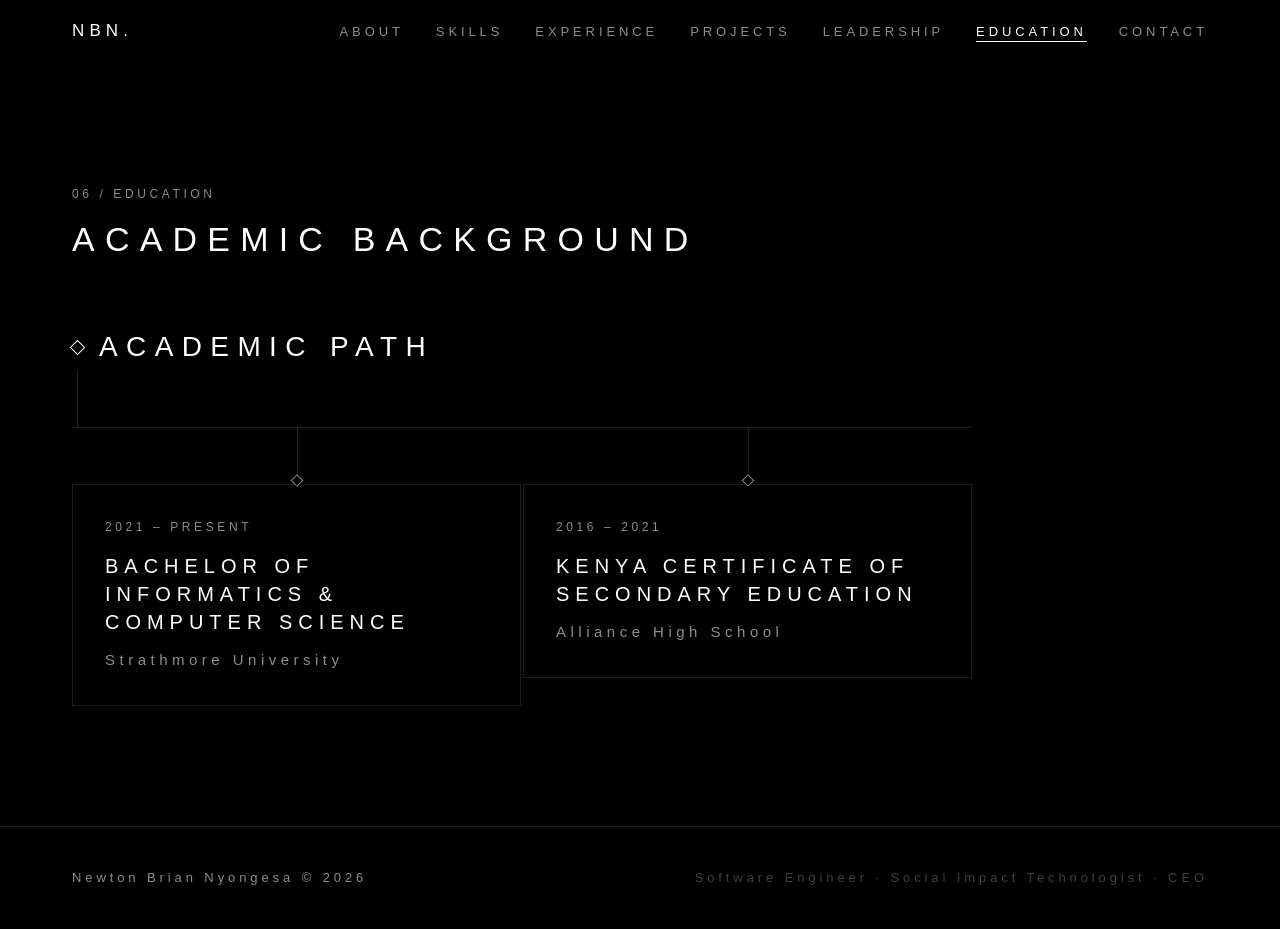
<file: education.html>
<!DOCTYPE html>
<html lang="en">
<head>
  <meta charset="UTF-8" />
  <meta name="viewport" content="width=device-width, initial-scale=1.0" />
  <title>Education — Newton Brian Nyongesa</title>
  <link rel="stylesheet" href="styles.css" />
</head>
<body>

  <nav id="navbar">
    <div class="nav-inner">
      <a class="nav-logo" href="index.html">NBN.</a>
      <ul class="nav-links">
        <li><a href="about.html"      class="nav-link">About</a></li>
        <li><a href="skills.html"     class="nav-link">Skills</a></li>
        <li><a href="experience.html" class="nav-link">Experience</a></li>
        <li><a href="projects.html"   class="nav-link">Projects</a></li>
        <li><a href="leadership.html" class="nav-link">Leadership</a></li>
        <li><a href="education.html"  class="nav-link">Education</a></li>
        <li><a href="contact.html"    class="nav-link">Contact</a></li>
      </ul>
      <button class="hamburger" id="hamburger" aria-label="Menu" aria-expanded="false">
        <span></span><span></span><span></span>
      </button>
    </div>
  </nav>

  <div class="mobile-menu" id="mobileMenu">
    <ul>
      <li><a href="about.html"      class="mobile-link">About</a></li>
      <li><a href="skills.html"     class="mobile-link">Skills</a></li>
      <li><a href="experience.html" class="mobile-link">Experience</a></li>
      <li><a href="projects.html"   class="mobile-link">Projects</a></li>
      <li><a href="leadership.html" class="mobile-link">Leadership</a></li>
      <li><a href="education.html"  class="mobile-link">Education</a></li>
      <li><a href="contact.html"    class="mobile-link">Contact</a></li>
    </ul>
  </div>

  <main id="main" style="padding-top: var(--nav-h);">
    <section class="section">
      <div class="container">
        <div class="section-label reveal">06 / Education</div>
        <h1 class="section-heading reveal">Academic Background</h1>

        <!-- Branching tree -->
        <div class="edu-tree-wrap reveal">

          <!-- Root node -->
          <div class="edu-tree-root">
            <div class="edu-root-diamond"></div>
            <span class="edu-root-label">Academic Path</span>
          </div>

          <!-- Trunk -->
          <div class="edu-trunk"></div>

          <!-- Horizontal cross bar -->
          <div class="edu-cross"></div>

          <!-- Two branches -->
          <div class="edu-branches">

            <div class="edu-branch">
              <div class="edu-branch-diamond"></div>
              <div class="edu-node-card">
                <div class="edu-node-year">2021 – Present</div>
                <h2>Bachelor of Informatics &amp; Computer Science</h2>
                <p class="edu-node-institution">Strathmore University</p>
              </div>
            </div>

            <div class="edu-branch">
              <div class="edu-branch-diamond"></div>
              <div class="edu-node-card">
                <div class="edu-node-year">2016 – 2021</div>
                <h2>Kenya Certificate of Secondary Education</h2>
                <p class="edu-node-institution">Alliance High School</p>
              </div>
            </div>

          </div>
        </div>

      </div>
    </section>

    <footer class="footer">
      <div class="container">
        <p>Newton Brian Nyongesa &copy; <span id="year"></span></p>
        <p class="footer-sub">Software Engineer · Social Impact Technologist · CEO</p>
      </div>
    </footer>
  </main>

  <script src="script.js"></script>
  <script src="transition.js"></script>
</body>
</html>
</file>
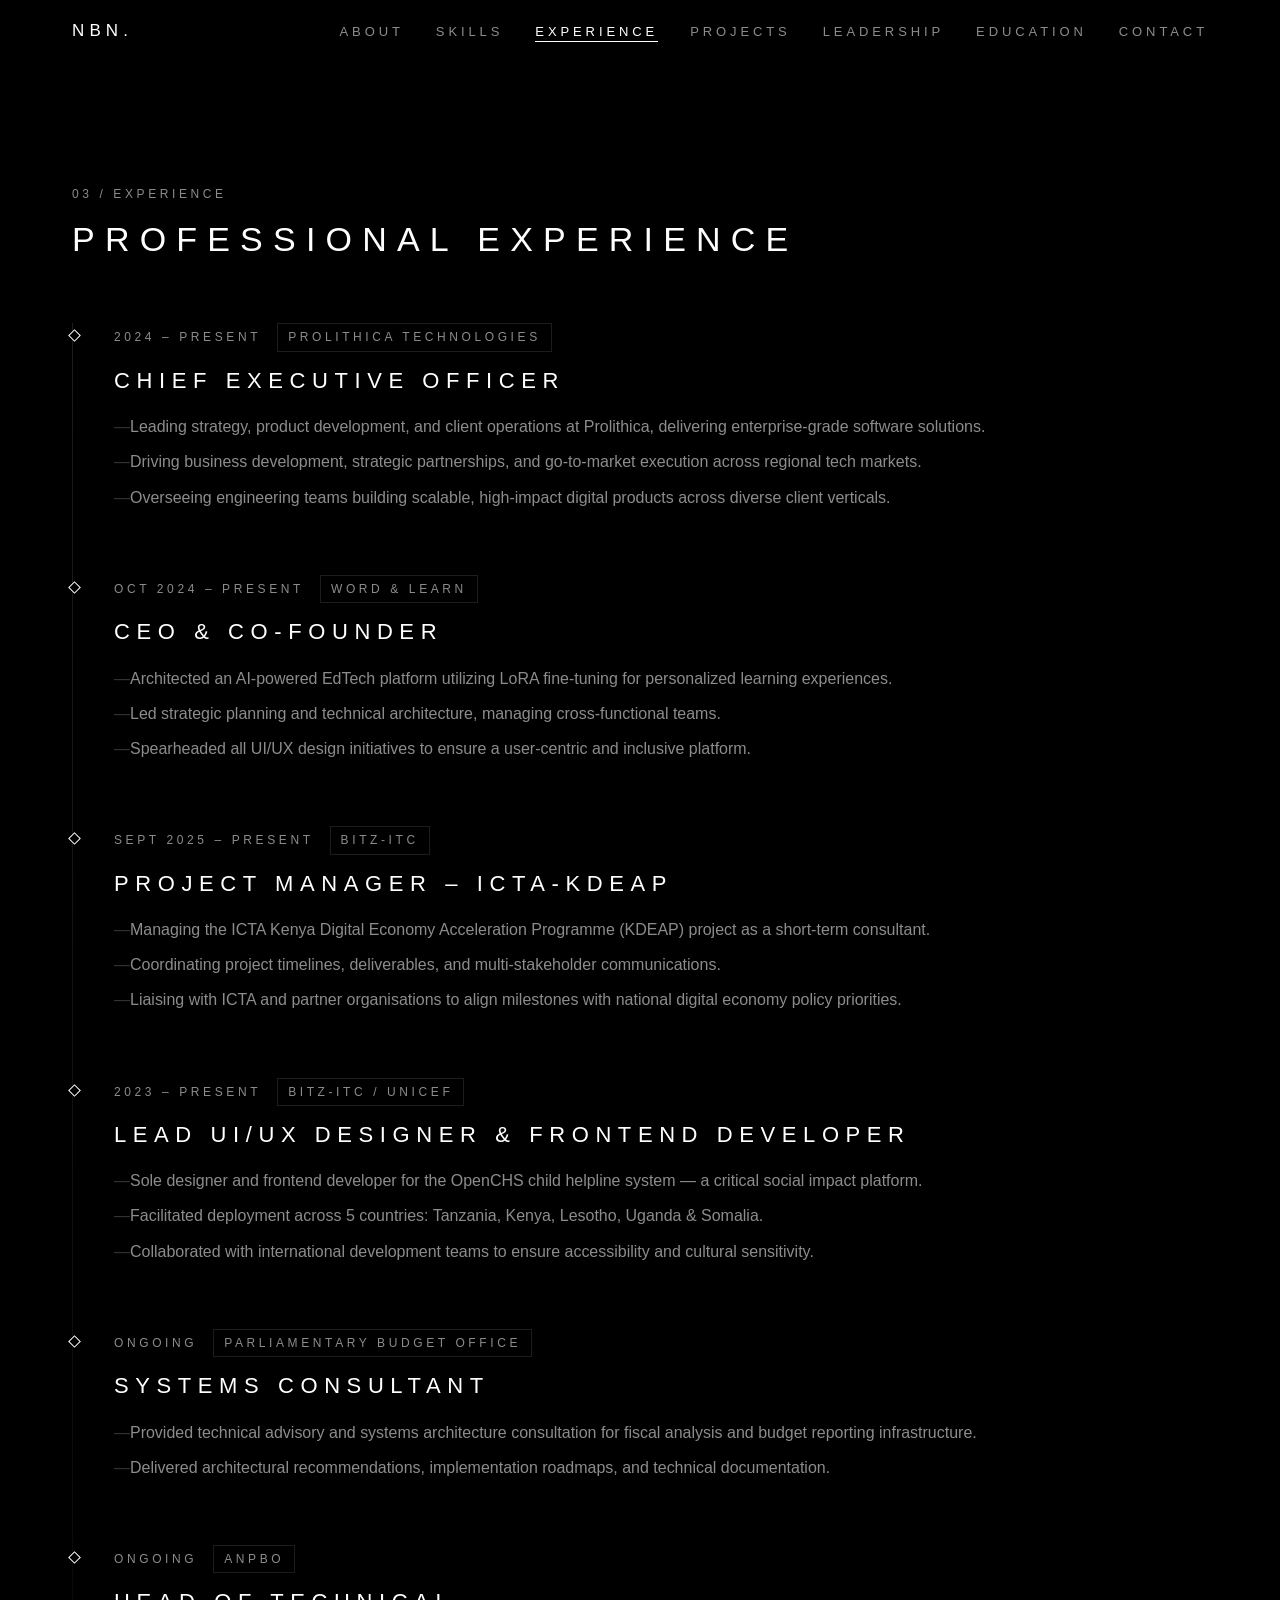
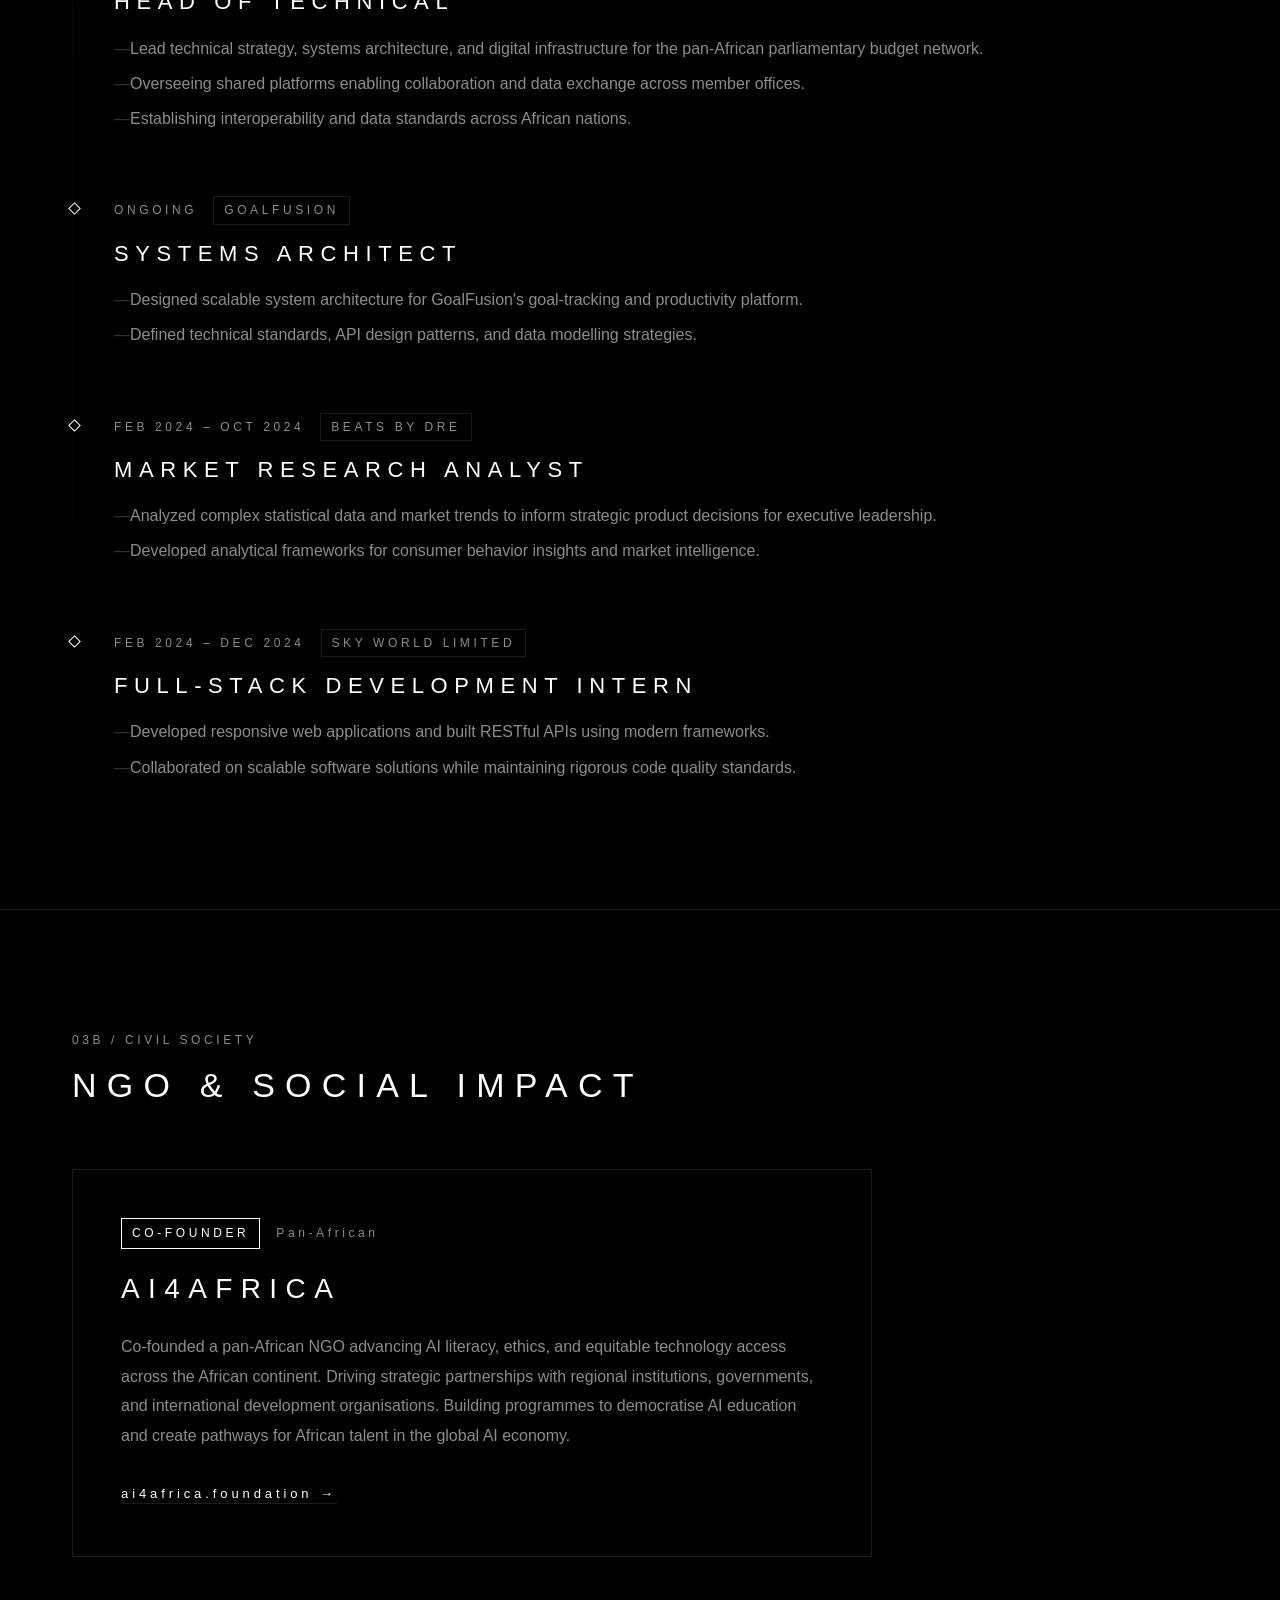
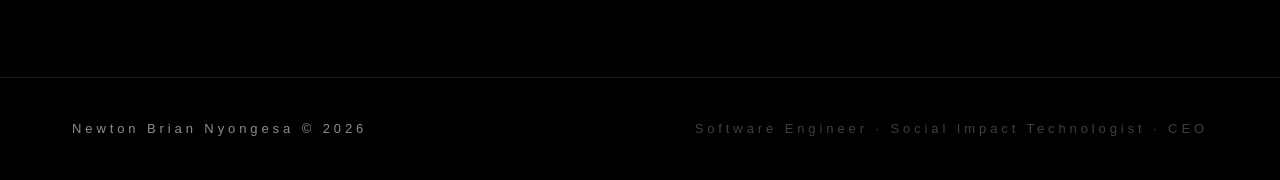
<file: experience.html>
<!DOCTYPE html>
<html lang="en">
<head>
  <meta charset="UTF-8" />
  <meta name="viewport" content="width=device-width, initial-scale=1.0" />
  <title>Experience — Newton Brian Nyongesa</title>
  <link rel="stylesheet" href="styles.css" />
</head>
<body>

  <nav id="navbar">
    <div class="nav-inner">
      <a class="nav-logo" href="index.html">NBN.</a>
      <ul class="nav-links">
        <li><a href="about.html"      class="nav-link">About</a></li>
        <li><a href="skills.html"     class="nav-link">Skills</a></li>
        <li><a href="experience.html" class="nav-link">Experience</a></li>
        <li><a href="projects.html"   class="nav-link">Projects</a></li>
        <li><a href="leadership.html" class="nav-link">Leadership</a></li>
        <li><a href="education.html"  class="nav-link">Education</a></li>
        <li><a href="contact.html"    class="nav-link">Contact</a></li>
      </ul>
      <button class="hamburger" id="hamburger" aria-label="Menu" aria-expanded="false">
        <span></span><span></span><span></span>
      </button>
    </div>
  </nav>

  <div class="mobile-menu" id="mobileMenu">
    <ul>
      <li><a href="about.html"      class="mobile-link">About</a></li>
      <li><a href="skills.html"     class="mobile-link">Skills</a></li>
      <li><a href="experience.html" class="mobile-link">Experience</a></li>
      <li><a href="projects.html"   class="mobile-link">Projects</a></li>
      <li><a href="leadership.html" class="mobile-link">Leadership</a></li>
      <li><a href="education.html"  class="mobile-link">Education</a></li>
      <li><a href="contact.html"    class="mobile-link">Contact</a></li>
    </ul>
  </div>

  <main id="main" style="padding-top: var(--nav-h);">
    <section class="section">
      <div class="container">
        <div class="section-label reveal">03 / Experience</div>
        <h1 class="section-heading reveal">Professional Experience</h1>
        <div class="timeline">

          <div class="timeline-item reveal">
            <div class="timeline-marker"></div>
            <div class="timeline-content">
              <div class="timeline-meta">
                <span class="timeline-period">2024 – Present</span>
                <span class="timeline-company">Prolithica Technologies</span>
              </div>
              <h2 class="timeline-role">Chief Executive Officer</h2>
              <ul>
                <li>Leading strategy, product development, and client operations at Prolithica, delivering enterprise-grade software solutions.</li>
                <li>Driving business development, strategic partnerships, and go-to-market execution across regional tech markets.</li>
                <li>Overseeing engineering teams building scalable, high-impact digital products across diverse client verticals.</li>
              </ul>
            </div>
          </div>

          <div class="timeline-item reveal">
            <div class="timeline-marker"></div>
            <div class="timeline-content">
              <div class="timeline-meta">
                <span class="timeline-period">Oct 2024 – Present</span>
                <span class="timeline-company">Word &amp; Learn</span>
              </div>
              <h2 class="timeline-role">CEO &amp; Co-Founder</h2>
              <ul>
                <li>Architected an AI-powered EdTech platform utilizing LoRA fine-tuning for personalized learning experiences.</li>
                <li>Led strategic planning and technical architecture, managing cross-functional teams.</li>
                <li>Spearheaded all UI/UX design initiatives to ensure a user-centric and inclusive platform.</li>
              </ul>
            </div>
          </div>

          <div class="timeline-item reveal">
            <div class="timeline-marker"></div>
            <div class="timeline-content">
              <div class="timeline-meta">
                <span class="timeline-period">Sept 2025 – Present</span>
                <span class="timeline-company">BITZ-ITC</span>
              </div>
              <h2 class="timeline-role">Project Manager – ICTA-KDEAP</h2>
              <ul>
                <li>Managing the ICTA Kenya Digital Economy Acceleration Programme (KDEAP) project as a short-term consultant.</li>
                <li>Coordinating project timelines, deliverables, and multi-stakeholder communications.</li>
                <li>Liaising with ICTA and partner organisations to align milestones with national digital economy policy priorities.</li>
              </ul>
            </div>
          </div>

          <div class="timeline-item reveal">
            <div class="timeline-marker"></div>
            <div class="timeline-content">
              <div class="timeline-meta">
                <span class="timeline-period">2023 – Present</span>
                <span class="timeline-company">BITZ-ITC / UNICEF</span>
              </div>
              <h2 class="timeline-role">Lead UI/UX Designer &amp; Frontend Developer</h2>
              <ul>
                <li>Sole designer and frontend developer for the OpenCHS child helpline system — a critical social impact platform.</li>
                <li>Facilitated deployment across 5 countries: Tanzania, Kenya, Lesotho, Uganda &amp; Somalia.</li>
                <li>Collaborated with international development teams to ensure accessibility and cultural sensitivity.</li>
              </ul>
            </div>
          </div>

          <div class="timeline-item reveal">
            <div class="timeline-marker"></div>
            <div class="timeline-content">
              <div class="timeline-meta">
                <span class="timeline-period">Ongoing</span>
                <span class="timeline-company">Parliamentary Budget Office</span>
              </div>
              <h2 class="timeline-role">Systems Consultant</h2>
              <ul>
                <li>Provided technical advisory and systems architecture consultation for fiscal analysis and budget reporting infrastructure.</li>
                <li>Delivered architectural recommendations, implementation roadmaps, and technical documentation.</li>
              </ul>
            </div>
          </div>

          <div class="timeline-item reveal">
            <div class="timeline-marker"></div>
            <div class="timeline-content">
              <div class="timeline-meta">
                <span class="timeline-period">Ongoing</span>
                <span class="timeline-company">ANPBO</span>
              </div>
              <h2 class="timeline-role">Head of Technical</h2>
              <ul>
                <li>Lead technical strategy, systems architecture, and digital infrastructure for the pan-African parliamentary budget network.</li>
                <li>Overseeing shared platforms enabling collaboration and data exchange across member offices.</li>
                <li>Establishing interoperability and data standards across African nations.</li>
              </ul>
            </div>
          </div>

          <div class="timeline-item reveal">
            <div class="timeline-marker"></div>
            <div class="timeline-content">
              <div class="timeline-meta">
                <span class="timeline-period">Ongoing</span>
                <span class="timeline-company">GoalFusion</span>
              </div>
              <h2 class="timeline-role">Systems Architect</h2>
              <ul>
                <li>Designed scalable system architecture for GoalFusion's goal-tracking and productivity platform.</li>
                <li>Defined technical standards, API design patterns, and data modelling strategies.</li>
              </ul>
            </div>
          </div>

          <div class="timeline-item reveal">
            <div class="timeline-marker"></div>
            <div class="timeline-content">
              <div class="timeline-meta">
                <span class="timeline-period">Feb 2024 – Oct 2024</span>
                <span class="timeline-company">Beats by Dre</span>
              </div>
              <h2 class="timeline-role">Market Research Analyst</h2>
              <ul>
                <li>Analyzed complex statistical data and market trends to inform strategic product decisions for executive leadership.</li>
                <li>Developed analytical frameworks for consumer behavior insights and market intelligence.</li>
              </ul>
            </div>
          </div>

          <div class="timeline-item reveal">
            <div class="timeline-marker"></div>
            <div class="timeline-content">
              <div class="timeline-meta">
                <span class="timeline-period">Feb 2024 – Dec 2024</span>
                <span class="timeline-company">Sky World Limited</span>
              </div>
              <h2 class="timeline-role">Full-Stack Development Intern</h2>
              <ul>
                <li>Developed responsive web applications and built RESTful APIs using modern frameworks.</li>
                <li>Collaborated on scalable software solutions while maintaining rigorous code quality standards.</li>
              </ul>
            </div>
          </div>

        </div>
      </div>
    </section>

    <!-- NGO -->
    <section class="section" style="border-top: 1px solid var(--white-border);">
      <div class="container">
        <div class="section-label reveal">03b / Civil Society</div>
        <h2 class="section-heading reveal">NGO &amp; Social Impact</h2>
        <div class="ngo-card reveal">
          <div class="ngo-header">
            <span class="ngo-badge">Co-Founder</span>
            <span class="ngo-period">Pan-African</span>
          </div>
          <h3>AI4AFRICA</h3>
          <p>Co-founded a pan-African NGO advancing AI literacy, ethics, and equitable technology access across the African continent. Driving strategic partnerships with regional institutions, governments, and international development organisations. Building programmes to democratise AI education and create pathways for African talent in the global AI economy.</p>
          <a href="https://ai4africa.foundation" class="ngo-link" target="_blank" rel="noopener">ai4africa.foundation →</a>
        </div>
      </div>
    </section>

    <footer class="footer">
      <div class="container">
        <p>Newton Brian Nyongesa &copy; <span id="year"></span></p>
        <p class="footer-sub">Software Engineer · Social Impact Technologist · CEO</p>
      </div>
    </footer>
  </main>

  <script src="script.js"></script>
  <script src="transition.js"></script>
</body>
</html>
</file>
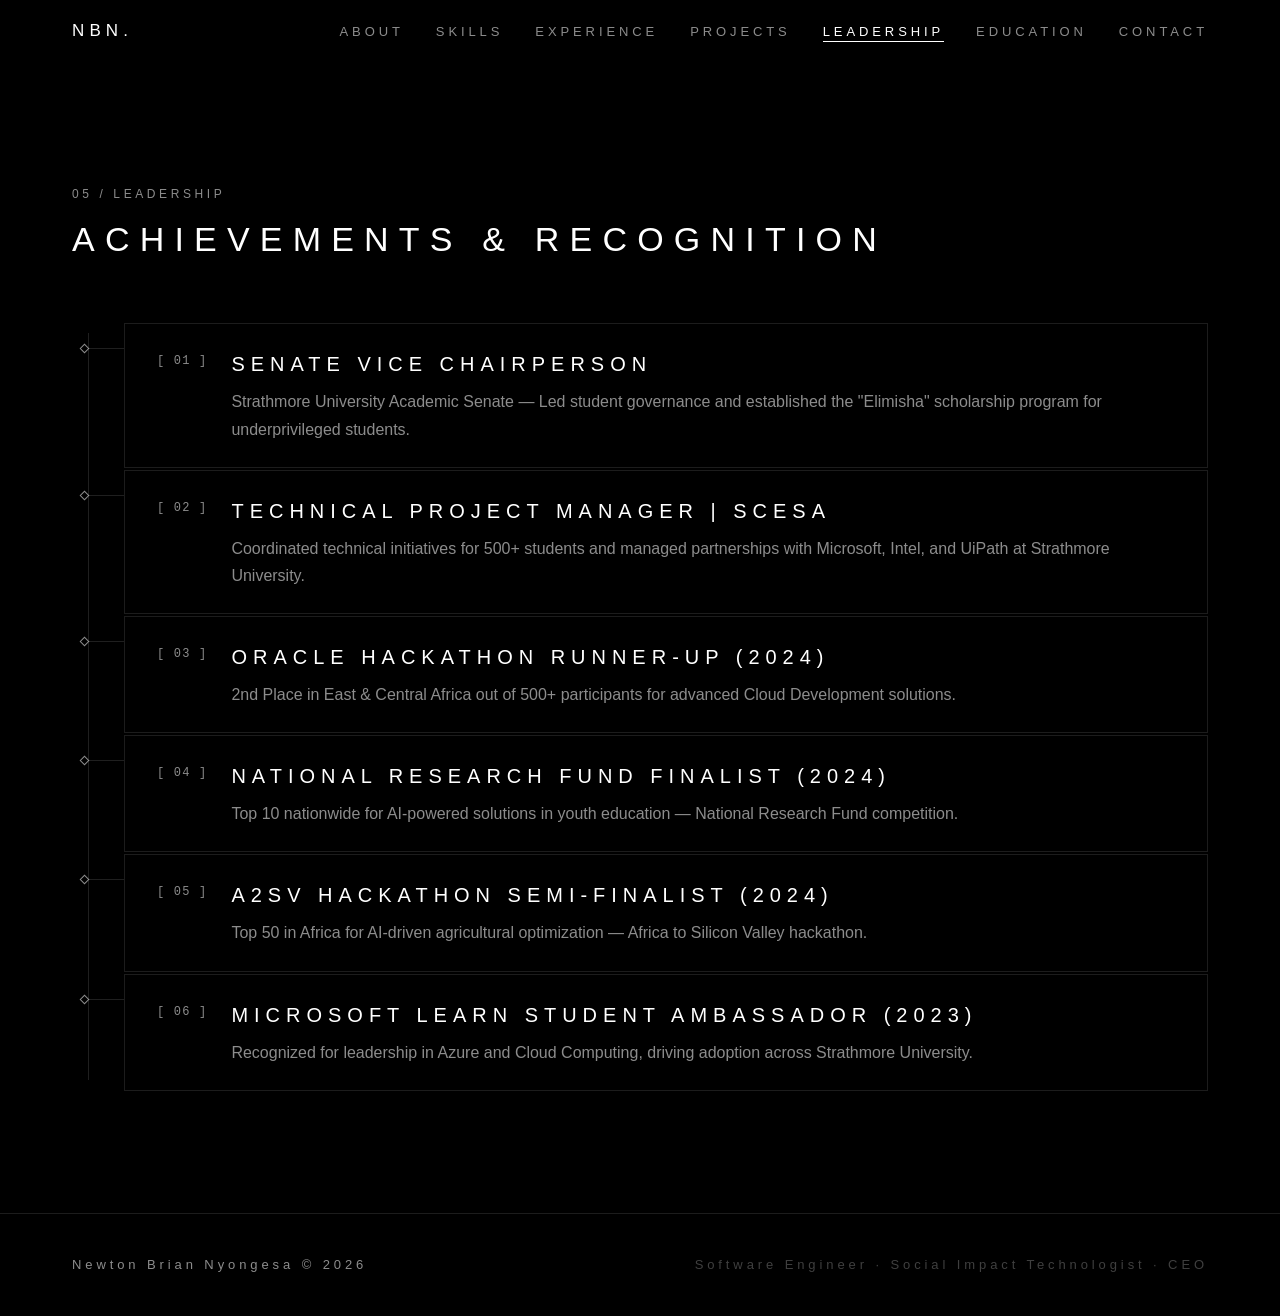
<file: leadership.html>
<!DOCTYPE html>
<html lang="en">
<head>
  <meta charset="UTF-8" />
  <meta name="viewport" content="width=device-width, initial-scale=1.0" />
  <title>Leadership — Newton Brian Nyongesa</title>
  <link rel="stylesheet" href="styles.css" />
</head>
<body>

  <nav id="navbar">
    <div class="nav-inner">
      <a class="nav-logo" href="index.html">NBN.</a>
      <ul class="nav-links">
        <li><a href="about.html"      class="nav-link">About</a></li>
        <li><a href="skills.html"     class="nav-link">Skills</a></li>
        <li><a href="experience.html" class="nav-link">Experience</a></li>
        <li><a href="projects.html"   class="nav-link">Projects</a></li>
        <li><a href="leadership.html" class="nav-link">Leadership</a></li>
        <li><a href="education.html"  class="nav-link">Education</a></li>
        <li><a href="contact.html"    class="nav-link">Contact</a></li>
      </ul>
      <button class="hamburger" id="hamburger" aria-label="Menu" aria-expanded="false">
        <span></span><span></span><span></span>
      </button>
    </div>
  </nav>

  <div class="mobile-menu" id="mobileMenu">
    <ul>
      <li><a href="about.html"      class="mobile-link">About</a></li>
      <li><a href="skills.html"     class="mobile-link">Skills</a></li>
      <li><a href="experience.html" class="mobile-link">Experience</a></li>
      <li><a href="projects.html"   class="mobile-link">Projects</a></li>
      <li><a href="leadership.html" class="mobile-link">Leadership</a></li>
      <li><a href="education.html"  class="mobile-link">Education</a></li>
      <li><a href="contact.html"    class="mobile-link">Contact</a></li>
    </ul>
  </div>

  <main id="main" style="padding-top: var(--nav-h);">
    <section class="section">
      <div class="container">
        <div class="section-label reveal">05 / Leadership</div>
        <h1 class="section-heading reveal">Achievements &amp; Recognition</h1>

        <!-- Leadership Tree -->
        <div class="leader-tree reveal">
          <div class="leader-tree-spine"></div>

          <div class="leader-branch">
            <div class="leader-node">
              <span class="leader-num">[ 01 ]</span>
              <div>
                <h2>Senate Vice Chairperson</h2>
                <p>Strathmore University Academic Senate — Led student governance and established the "Elimisha" scholarship program for underprivileged students.</p>
              </div>
            </div>
          </div>

          <div class="leader-branch">
            <div class="leader-node">
              <span class="leader-num">[ 02 ]</span>
              <div>
                <h2>Technical Project Manager | SCESA</h2>
                <p>Coordinated technical initiatives for 500+ students and managed partnerships with Microsoft, Intel, and UiPath at Strathmore University.</p>
              </div>
            </div>
          </div>

          <div class="leader-branch">
            <div class="leader-node">
              <span class="leader-num">[ 03 ]</span>
              <div>
                <h2>Oracle Hackathon Runner-Up (2024)</h2>
                <p>2nd Place in East &amp; Central Africa out of 500+ participants for advanced Cloud Development solutions.</p>
              </div>
            </div>
          </div>

          <div class="leader-branch">
            <div class="leader-node">
              <span class="leader-num">[ 04 ]</span>
              <div>
                <h2>National Research Fund Finalist (2024)</h2>
                <p>Top 10 nationwide for AI-powered solutions in youth education — National Research Fund competition.</p>
              </div>
            </div>
          </div>

          <div class="leader-branch">
            <div class="leader-node">
              <span class="leader-num">[ 05 ]</span>
              <div>
                <h2>A2SV Hackathon Semi-Finalist (2024)</h2>
                <p>Top 50 in Africa for AI-driven agricultural optimization — Africa to Silicon Valley hackathon.</p>
              </div>
            </div>
          </div>

          <div class="leader-branch">
            <div class="leader-node">
              <span class="leader-num">[ 06 ]</span>
              <div>
                <h2>Microsoft Learn Student Ambassador (2023)</h2>
                <p>Recognized for leadership in Azure and Cloud Computing, driving adoption across Strathmore University.</p>
              </div>
            </div>
          </div>

        </div>
      </div>
    </section>

    <footer class="footer">
      <div class="container">
        <p>Newton Brian Nyongesa &copy; <span id="year"></span></p>
        <p class="footer-sub">Software Engineer · Social Impact Technologist · CEO</p>
      </div>
    </footer>
  </main>

  <script src="script.js"></script>
  <script src="transition.js"></script>
</body>
</html>
</file>
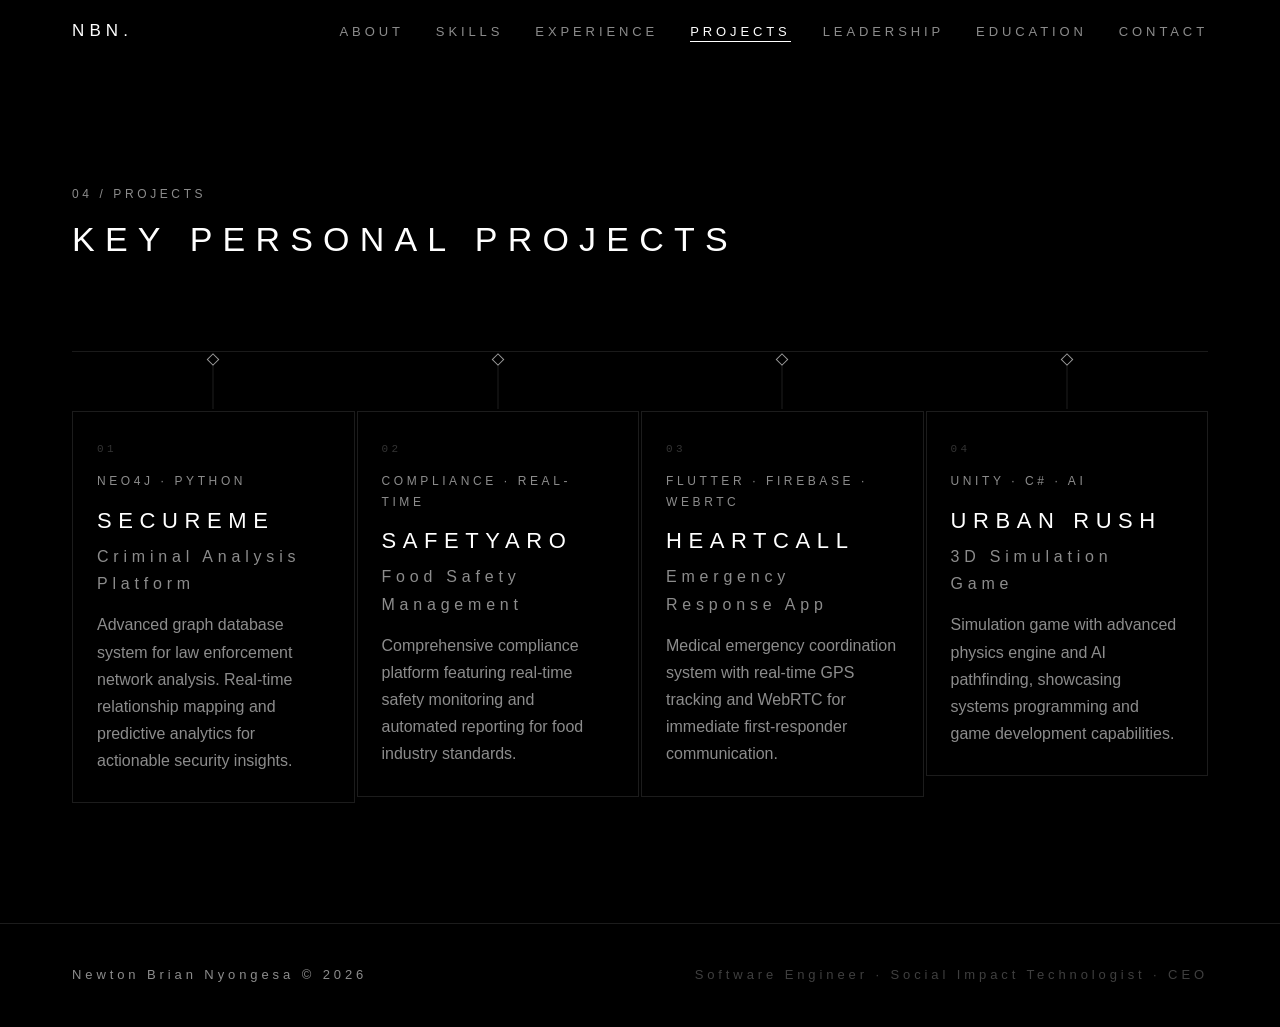
<file: projects.html>
<!DOCTYPE html>
<html lang="en">
<head>
  <meta charset="UTF-8" />
  <meta name="viewport" content="width=device-width, initial-scale=1.0" />
  <title>Projects — Newton Brian Nyongesa</title>
  <link rel="stylesheet" href="styles.css" />
</head>
<body>

  <nav id="navbar">
    <div class="nav-inner">
      <a class="nav-logo" href="index.html">NBN.</a>
      <ul class="nav-links">
        <li><a href="about.html"      class="nav-link">About</a></li>
        <li><a href="skills.html"     class="nav-link">Skills</a></li>
        <li><a href="experience.html" class="nav-link">Experience</a></li>
        <li><a href="projects.html"   class="nav-link">Projects</a></li>
        <li><a href="leadership.html" class="nav-link">Leadership</a></li>
        <li><a href="education.html"  class="nav-link">Education</a></li>
        <li><a href="contact.html"    class="nav-link">Contact</a></li>
      </ul>
      <button class="hamburger" id="hamburger" aria-label="Menu" aria-expanded="false">
        <span></span><span></span><span></span>
      </button>
    </div>
  </nav>

  <div class="mobile-menu" id="mobileMenu">
    <ul>
      <li><a href="about.html"      class="mobile-link">About</a></li>
      <li><a href="skills.html"     class="mobile-link">Skills</a></li>
      <li><a href="experience.html" class="mobile-link">Experience</a></li>
      <li><a href="projects.html"   class="mobile-link">Projects</a></li>
      <li><a href="leadership.html" class="mobile-link">Leadership</a></li>
      <li><a href="education.html"  class="mobile-link">Education</a></li>
      <li><a href="contact.html"    class="mobile-link">Contact</a></li>
    </ul>
  </div>

  <main id="main" style="padding-top: var(--nav-h);">
    <section class="section">
      <div class="container">
        <div class="section-label reveal">04 / Projects</div>
        <h1 class="section-heading reveal">Key Personal Projects</h1>

        <!-- Horizontal Roadmap -->
        <div class="roadmap-wrap reveal">
          <div class="roadmap-track"></div>
          <div class="roadmap-nodes">

            <div class="roadmap-node">
              <div class="roadmap-card">
                <div class="roadmap-num">01</div>
                <div class="roadmap-tech">Neo4j · Python</div>
                <h2>SecureMe</h2>
                <p class="roadmap-sub">Criminal Analysis Platform</p>
                <p>Advanced graph database system for law enforcement network analysis. Real-time relationship mapping and predictive analytics for actionable security insights.</p>
              </div>
            </div>

            <div class="roadmap-node">
              <div class="roadmap-card">
                <div class="roadmap-num">02</div>
                <div class="roadmap-tech">Compliance · Real-time</div>
                <h2>SafetyAro</h2>
                <p class="roadmap-sub">Food Safety Management</p>
                <p>Comprehensive compliance platform featuring real-time safety monitoring and automated reporting for food industry standards.</p>
              </div>
            </div>

            <div class="roadmap-node">
              <div class="roadmap-card">
                <div class="roadmap-num">03</div>
                <div class="roadmap-tech">Flutter · Firebase · WebRTC</div>
                <h2>HeartCall</h2>
                <p class="roadmap-sub">Emergency Response App</p>
                <p>Medical emergency coordination system with real-time GPS tracking and WebRTC for immediate first-responder communication.</p>
              </div>
            </div>

            <div class="roadmap-node">
              <div class="roadmap-card">
                <div class="roadmap-num">04</div>
                <div class="roadmap-tech">Unity · C# · AI</div>
                <h2>Urban Rush</h2>
                <p class="roadmap-sub">3D Simulation Game</p>
                <p>Simulation game with advanced physics engine and AI pathfinding, showcasing systems programming and game development capabilities.</p>
              </div>
            </div>

          </div>
        </div>
      </div>
    </section>

    <footer class="footer">
      <div class="container">
        <p>Newton Brian Nyongesa &copy; <span id="year"></span></p>
        <p class="footer-sub">Software Engineer · Social Impact Technologist · CEO</p>
      </div>
    </footer>
  </main>

  <script src="script.js"></script>
  <script src="transition.js"></script>
</body>
</html>
</file>
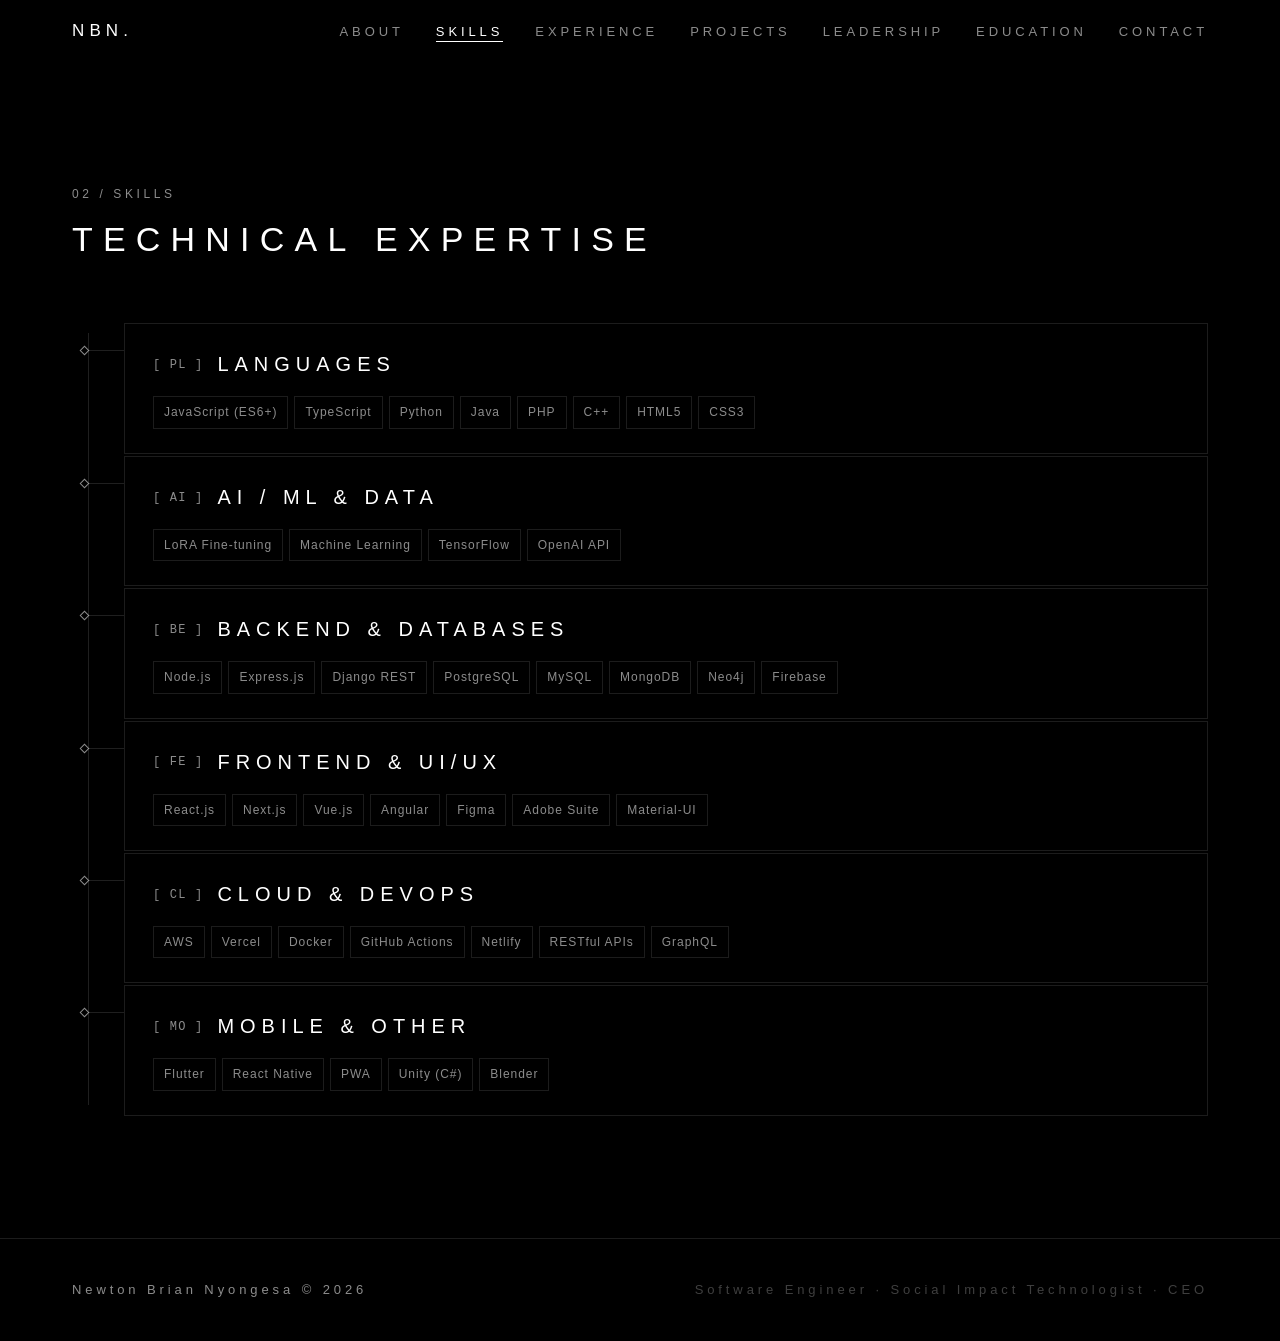
<file: skills.html>
<!DOCTYPE html>
<html lang="en">
<head>
  <meta charset="UTF-8" />
  <meta name="viewport" content="width=device-width, initial-scale=1.0" />
  <title>Skills — Newton Brian Nyongesa</title>
  <link rel="stylesheet" href="styles.css" />
</head>
<body>

  <nav id="navbar">
    <div class="nav-inner">
      <a class="nav-logo" href="index.html">NBN.</a>
      <ul class="nav-links">
        <li><a href="about.html"      class="nav-link">About</a></li>
        <li><a href="skills.html"     class="nav-link">Skills</a></li>
        <li><a href="experience.html" class="nav-link">Experience</a></li>
        <li><a href="projects.html"   class="nav-link">Projects</a></li>
        <li><a href="leadership.html" class="nav-link">Leadership</a></li>
        <li><a href="education.html"  class="nav-link">Education</a></li>
        <li><a href="contact.html"    class="nav-link">Contact</a></li>
      </ul>
      <button class="hamburger" id="hamburger" aria-label="Menu" aria-expanded="false">
        <span></span><span></span><span></span>
      </button>
    </div>
  </nav>

  <div class="mobile-menu" id="mobileMenu">
    <ul>
      <li><a href="about.html"      class="mobile-link">About</a></li>
      <li><a href="skills.html"     class="mobile-link">Skills</a></li>
      <li><a href="experience.html" class="mobile-link">Experience</a></li>
      <li><a href="projects.html"   class="mobile-link">Projects</a></li>
      <li><a href="leadership.html" class="mobile-link">Leadership</a></li>
      <li><a href="education.html"  class="mobile-link">Education</a></li>
      <li><a href="contact.html"    class="mobile-link">Contact</a></li>
    </ul>
  </div>

  <main id="main" style="padding-top: var(--nav-h);">
    <section class="section">
      <div class="container">
        <div class="section-label reveal">02 / Skills</div>
        <h1 class="section-heading reveal">Technical Expertise</h1>

        <!-- Skill Tree -->
        <div class="skill-tree reveal">
          <div class="skill-tree-spine"></div>

          <div class="skill-tree-branch">
            <div class="skill-tree-node">
              <div class="skill-tree-header">
                <span class="skill-tree-icon">[ PL ]</span>
                <span class="skill-tree-title">Languages</span>
              </div>
              <div class="skill-tags">
                <span class="tag">JavaScript (ES6+)</span>
                <span class="tag">TypeScript</span>
                <span class="tag">Python</span>
                <span class="tag">Java</span>
                <span class="tag">PHP</span>
                <span class="tag">C++</span>
                <span class="tag">HTML5</span>
                <span class="tag">CSS3</span>
              </div>
            </div>
          </div>

          <div class="skill-tree-branch">
            <div class="skill-tree-node">
              <div class="skill-tree-header">
                <span class="skill-tree-icon">[ AI ]</span>
                <span class="skill-tree-title">AI / ML &amp; Data</span>
              </div>
              <div class="skill-tags">
                <span class="tag">LoRA Fine-tuning</span>
                <span class="tag">Machine Learning</span>
                <span class="tag">TensorFlow</span>
                <span class="tag">OpenAI API</span>
              </div>
            </div>
          </div>

          <div class="skill-tree-branch">
            <div class="skill-tree-node">
              <div class="skill-tree-header">
                <span class="skill-tree-icon">[ BE ]</span>
                <span class="skill-tree-title">Backend &amp; Databases</span>
              </div>
              <div class="skill-tags">
                <span class="tag">Node.js</span>
                <span class="tag">Express.js</span>
                <span class="tag">Django REST</span>
                <span class="tag">PostgreSQL</span>
                <span class="tag">MySQL</span>
                <span class="tag">MongoDB</span>
                <span class="tag">Neo4j</span>
                <span class="tag">Firebase</span>
              </div>
            </div>
          </div>

          <div class="skill-tree-branch">
            <div class="skill-tree-node">
              <div class="skill-tree-header">
                <span class="skill-tree-icon">[ FE ]</span>
                <span class="skill-tree-title">Frontend &amp; UI/UX</span>
              </div>
              <div class="skill-tags">
                <span class="tag">React.js</span>
                <span class="tag">Next.js</span>
                <span class="tag">Vue.js</span>
                <span class="tag">Angular</span>
                <span class="tag">Figma</span>
                <span class="tag">Adobe Suite</span>
                <span class="tag">Material-UI</span>
              </div>
            </div>
          </div>

          <div class="skill-tree-branch">
            <div class="skill-tree-node">
              <div class="skill-tree-header">
                <span class="skill-tree-icon">[ CL ]</span>
                <span class="skill-tree-title">Cloud &amp; DevOps</span>
              </div>
              <div class="skill-tags">
                <span class="tag">AWS</span>
                <span class="tag">Vercel</span>
                <span class="tag">Docker</span>
                <span class="tag">GitHub Actions</span>
                <span class="tag">Netlify</span>
                <span class="tag">RESTful APIs</span>
                <span class="tag">GraphQL</span>
              </div>
            </div>
          </div>

          <div class="skill-tree-branch">
            <div class="skill-tree-node">
              <div class="skill-tree-header">
                <span class="skill-tree-icon">[ MO ]</span>
                <span class="skill-tree-title">Mobile &amp; Other</span>
              </div>
              <div class="skill-tags">
                <span class="tag">Flutter</span>
                <span class="tag">React Native</span>
                <span class="tag">PWA</span>
                <span class="tag">Unity (C#)</span>
                <span class="tag">Blender</span>
              </div>
            </div>
          </div>

        </div>
      </div>
    </section>

    <footer class="footer">
      <div class="container">
        <p>Newton Brian Nyongesa &copy; <span id="year"></span></p>
        <p class="footer-sub">Software Engineer · Social Impact Technologist · CEO</p>
      </div>
    </footer>
  </main>

  <script src="script.js"></script>
  <script src="transition.js"></script>
</body>
</html>
</file>
<file: styles.css>
/* ============================================
   ROOT & RESET
   ============================================ */
:root {
  /* Apple system font stack */
  --font: -apple-system, BlinkMacSystemFont, 'SF Pro Display', 'SF Pro Text',
          'Helvetica Neue', Arial, sans-serif;
  --font-mono: 'SF Mono', 'Menlo', 'Monaco', 'Courier New', monospace;

  /* Palette */
  --black:        #000000;
  --white:        #ffffff;
  --white-dim:    rgba(255, 255, 255, 0.55);
  --white-faint:  rgba(255, 255, 255, 0.08);
  --white-border: rgba(255, 255, 255, 0.11);

  /* Typography scale — Apple HIG */
  --type-large-title: 2rem;      /* 34 px */
  --type-title1:      1.647rem;  /* 28 px */
  --type-title2:      1.294rem;  /* 22 px */
  --type-title3:      1.176rem;  /* 20 px */
  --type-headline:    1rem;      /* 17 px */
  --type-body:        1rem;      /* 17 px */
  --type-callout:     0.941rem;  /* 16 px */
  --type-subhead:     0.882rem;  /* 15 px */
  --type-footnote:    0.765rem;  /* 13 px */
  --type-caption1:    0.706rem;  /* 12 px */
  --type-caption2:    0.647rem;  /* 11 px */

  /* Spacing */
  --heading-spacing: 0.3em;
  --nav-h: 64px;

  /* Easing */
  --ease: cubic-bezier(0.23, 1, 0.32, 1);
  --t-fast: 0.18s ease;
  --t-med:  0.5s var(--ease);
  --t-slow: 0.9s var(--ease);
}

*, *::before, *::after {
  box-sizing: border-box;
  margin: 0;
  padding: 0;
}

html {
  scroll-behavior: smooth;
  font-size: 17px; /* Apple Body baseline */
}

body {
  background: var(--black);
  color: var(--white);
  font-family: var(--font);
  line-height: 1.7;
  overflow-x: hidden;
  -webkit-font-smoothing: antialiased;
  -moz-osx-font-smoothing: grayscale;
}

a  { color: inherit; text-decoration: none; }
ul { list-style: none; }
img { display: block; max-width: 100%; }

/* ============================================
   LOADER
   ============================================ */
#loader {
  position: fixed;
  inset: 0;
  background: var(--black);
  z-index: 9999;
  display: flex;
  align-items: center;
  justify-content: center;
  transition: opacity 0.8s ease;
  overflow: hidden;
}

#loader.fade-out {
  opacity: 0;
  pointer-events: none;
}

.loader-grid {
  position: absolute;
  inset: 0;
  background-image:
    linear-gradient(rgba(255,255,255,0.03) 1px, transparent 1px),
    linear-gradient(90deg, rgba(255,255,255,0.03) 1px, transparent 1px);
  background-size: 40px 40px;
  animation: gridPulse 3s ease-in-out infinite;
}

@keyframes gridPulse {
  0%, 100% { opacity: 0.4; }
  50%       { opacity: 1;   }
}

.loader-inner {
  position: relative;
  z-index: 1;
  text-align: center;
  display: flex;
  flex-direction: column;
  align-items: center;
  gap: 24px;
}

.loader-text {
  font-family: var(--font);
  font-weight: 100;
  font-size: clamp(2rem, 8vw, 6rem);
  letter-spacing: var(--heading-spacing);
  line-height: 1;
  text-transform: uppercase;
}

.loader-name {
  display: inline-block;
  animation: loaderMorph 2.2s var(--ease) forwards;
}

@keyframes loaderMorph {
  0%   { opacity: 0; transform: translateY(40px); letter-spacing: 0.6em; }
  40%  { opacity: 1; }
  100% { opacity: 1; transform: translateY(0);    letter-spacing: var(--heading-spacing); }
}

.loader-bar {
  width: 180px;
  height: 1px;
  background: var(--white-faint);
  position: relative;
  overflow: hidden;
}

.loader-progress {
  position: absolute;
  left: 0; top: 0;
  height: 100%;
  width: 0%;
  background: var(--white);
  transition: width 0.12s linear;
}

.loader-sub {
  font-family: var(--font);
  font-size: var(--type-caption1);
  letter-spacing: var(--heading-spacing);
  color: var(--white-dim);
  text-transform: uppercase;
}

/* ============================================
   NAVIGATION
   ============================================ */
#navbar {
  position: fixed;
  top: 0; left: 0; right: 0;
  z-index: 100;
  height: var(--nav-h);
  transition: background 0.4s ease, border-color 0.4s ease;
  border-bottom: 1px solid transparent;
}

#navbar.scrolled {
  background: rgba(0,0,0,0.92);
  backdrop-filter: blur(14px);
  -webkit-backdrop-filter: blur(14px);
  border-bottom-color: var(--white-border);
}

.nav-inner {
  max-width: 1200px;
  margin: 0 auto;
  height: 100%;
  padding: 0 32px;
  display: flex;
  align-items: center;
  justify-content: space-between;
}

.nav-logo {
  font-family: var(--font);
  font-weight: 200;
  font-size: var(--type-headline);
  letter-spacing: var(--heading-spacing);
  text-transform: uppercase;
  transition: opacity var(--t-fast);
}
.nav-logo:hover { opacity: 0.5; }

.nav-links {
  display: flex;
  gap: 32px;
  align-items: center;
}

.nav-link {
  font-family: var(--font);
  font-size: var(--type-footnote);
  letter-spacing: var(--heading-spacing);
  text-transform: uppercase;
  color: var(--white-dim);
  position: relative;
  transition: color var(--t-fast);
}

.nav-link::after {
  content: '';
  position: absolute;
  bottom: -3px; left: 0;
  width: 0; height: 1px;
  background: var(--white);
  transition: width var(--t-med);
}

.nav-link:hover          { color: var(--white); }
.nav-link:hover::after   { width: 100%; }
.nav-link.active         { color: var(--white); }
.nav-link.active::after  { width: 100%; }

/* ── Hamburger ───────────────────────────── */
.hamburger {
  display: none;
  flex-direction: column;
  gap: 5px;
  background: none;
  border: none;
  cursor: pointer;
  padding: 6px;
  z-index: 101;
}

.hamburger span {
  display: block;
  width: 24px;
  height: 1.5px;
  background: var(--white);
  transition: transform 0.35s var(--ease), opacity 0.3s ease, width 0.3s ease;
  transform-origin: center;
}

.hamburger.open span:nth-child(1) { transform: translateY(6.5px) rotate(45deg); }
.hamburger.open span:nth-child(2) { opacity: 0; width: 0; }
.hamburger.open span:nth-child(3) { transform: translateY(-6.5px) rotate(-45deg); }

/* ── Mobile overlay menu ─────────────────── */
.mobile-menu {
  position: fixed;
  inset: 0;
  background: var(--black);
  z-index: 99;
  display: flex;
  align-items: center;
  justify-content: center;
  opacity: 0;
  pointer-events: none;
  transition: opacity 0.45s var(--ease);
}

.mobile-menu.open {
  opacity: 1;
  pointer-events: all;
}

.mobile-menu ul {
  display: flex;
  flex-direction: column;
  align-items: center;
  gap: 28px;
}

.mobile-menu li {
  opacity: 0;
  transform: translateY(20px);
  transition: opacity 0.4s ease, transform 0.4s ease;
}

.mobile-menu.open li                { opacity: 1; transform: translateY(0); }
.mobile-menu.open li:nth-child(1)  { transition-delay: 0.05s; }
.mobile-menu.open li:nth-child(2)  { transition-delay: 0.10s; }
.mobile-menu.open li:nth-child(3)  { transition-delay: 0.15s; }
.mobile-menu.open li:nth-child(4)  { transition-delay: 0.20s; }
.mobile-menu.open li:nth-child(5)  { transition-delay: 0.25s; }
.mobile-menu.open li:nth-child(6)  { transition-delay: 0.30s; }
.mobile-menu.open li:nth-child(7)  { transition-delay: 0.35s; }
.mobile-menu.open li:nth-child(8)  { transition-delay: 0.40s; }

.mobile-link {
  font-family: var(--font);
  font-size: clamp(1.4rem, 6vw, 2.2rem);
  font-weight: 100;
  letter-spacing: var(--heading-spacing);
  text-transform: uppercase;
  color: var(--white-dim);
  transition: color var(--t-fast);
  display: inline-block;
}
.mobile-link:hover  { color: var(--white); }
.mobile-link.active { color: var(--white); }

/* ============================================
   MAIN / PAGE FADE
   ============================================ */
#main {
  opacity: 0;
  transition: opacity 0.5s ease;
}
#main.visible { opacity: 1; }

/* ============================================
   LAYOUT
   ============================================ */
.container {
  max-width: 1200px;
  margin: 0 auto;
  padding: 0 32px;
}

.section { padding: 120px 0; position: relative; }

/* ============================================
   SCROLL REVEAL
   ============================================ */
.reveal {
  opacity: 0;
  transform: translateY(28px);
  transition: opacity 0.8s var(--ease), transform 0.8s var(--ease);
}
.reveal.visible { opacity: 1; transform: translateY(0); }

/* ============================================
   SECTION LABELS & HEADINGS
   ============================================ */
.section-label {
  font-family: var(--font);
  font-size: var(--type-caption1);
  letter-spacing: var(--heading-spacing);
  text-transform: uppercase;
  color: var(--white-dim);
  margin-bottom: 16px;
}

.section-heading {
  font-family: var(--font);
  font-weight: 200;
  font-size: var(--type-large-title);
  letter-spacing: var(--heading-spacing);
  line-height: 1.15;
  text-transform: uppercase;
  margin-bottom: 64px;
}

/* ============================================
   HERO
   ============================================ */
.hero-section {
  min-height: 100vh;
  display: flex;
  align-items: center;
  padding-top: var(--nav-h);
  position: relative;
  overflow: hidden;
}

.hero-bg-grid {
  position: absolute;
  inset: 0;
  background-image:
    linear-gradient(rgba(255,255,255,0.022) 1px, transparent 1px),
    linear-gradient(90deg, rgba(255,255,255,0.022) 1px, transparent 1px);
  background-size: 60px 60px;
  mask-image: radial-gradient(ellipse 80% 80% at 50% 50%, black, transparent);
  -webkit-mask-image: radial-gradient(ellipse 80% 80% at 50% 50%, black, transparent);
}

.hero-content {
  position: relative;
  z-index: 1;
  max-width: 1200px;
  margin: 0 auto;
  padding: 0 32px;
  width: 100%;
}

.hero-tag {
  font-family: var(--font);
  font-size: var(--type-footnote);
  letter-spacing: var(--heading-spacing);
  text-transform: uppercase;
  color: var(--white-dim);
  margin-bottom: 24px;
}

.hero-name {
  font-family: var(--font);
  font-weight: 100;
  font-size: clamp(2rem, 8vw, 6rem);
  letter-spacing: var(--heading-spacing);
  line-height: 1.1;
  text-transform: uppercase;
  margin-bottom: 32px;
}

.hero-location {
  font-family: var(--font);
  font-size: var(--type-subhead);
  color: var(--white-dim);
  letter-spacing: var(--heading-spacing);
  margin-bottom: 48px;
}

.hero-cta {
  display: flex;
  gap: 16px;
  flex-wrap: wrap;
}

.btn-primary {
  font-family: var(--font);
  font-size: var(--type-footnote);
  letter-spacing: var(--heading-spacing);
  text-transform: uppercase;
  padding: 14px 32px;
  background: var(--white);
  color: var(--black);
  border: 1px solid var(--white);
  cursor: pointer;
  transition: background var(--t-fast), color var(--t-fast), transform var(--t-fast);
}
.btn-primary:hover { background: transparent; color: var(--white); transform: translateY(-2px); }

.btn-ghost {
  font-family: var(--font);
  font-size: var(--type-footnote);
  letter-spacing: var(--heading-spacing);
  text-transform: uppercase;
  padding: 14px 32px;
  background: transparent;
  color: var(--white-dim);
  border: 1px solid var(--white-border);
  cursor: pointer;
  transition: color var(--t-fast), border-color var(--t-fast), transform var(--t-fast);
}
.btn-ghost:hover { color: var(--white); border-color: var(--white); transform: translateY(-2px); }

.hero-scroll-indicator {
  position: absolute;
  bottom: 40px;
  left: 50%;
  transform: translateX(-50%);
  display: flex;
  flex-direction: column;
  align-items: center;
  gap: 10px;
  font-family: var(--font);
  font-size: var(--type-caption2);
  letter-spacing: var(--heading-spacing);
  text-transform: uppercase;
  color: var(--white-dim);
  animation: scrollBounce 2s ease-in-out infinite;
}

@keyframes scrollBounce {
  0%, 100% { transform: translateX(-50%) translateY(0); }
  50%       { transform: translateX(-50%) translateY(6px); }
}

.scroll-line {
  width: 1px;
  height: 36px;
  background: linear-gradient(to bottom, var(--white-dim), transparent);
}

/* Fade-in for hero elements on load */
.fade-in-item {
  opacity: 0;
  transform: translateY(22px);
  animation: fadeUp 0.8s var(--ease) forwards;
}
.hero-tag.fade-in-item      { animation-delay: 0.05s; }
.hero-name.fade-in-item     { animation-delay: 0.18s; }
.hero-location.fade-in-item { animation-delay: 0.32s; }
.hero-cta.fade-in-item      { animation-delay: 0.46s; }

@keyframes fadeUp { to { opacity: 1; transform: translateY(0); } }

/* ============================================
   ABOUT
   ============================================ */
.about-grid {
  display: grid;
  grid-template-columns: 1fr 1fr;
  gap: 80px;
  align-items: start;
}

.about-text p {
  color: var(--white-dim);
  margin-bottom: 20px;
  font-size: var(--type-body);
  line-height: 1.85;
}
.about-text p:last-child { margin-bottom: 0; }

.highlight {
  color: var(--white);
  border-bottom: 1px solid rgba(255,255,255,0.25);
}

.about-stats {
  display: grid;
  grid-template-columns: 1fr 1fr;
  gap: 2px;
}

.stat-item {
  border: 1px solid var(--white-border);
  padding: 28px 24px;
  display: flex;
  flex-direction: column;
  gap: 6px;
}

.stat-number {
  font-family: var(--font);
  font-weight: 100;
  font-size: var(--type-title1);
  letter-spacing: var(--heading-spacing);
  line-height: 1;
}

.stat-label {
  font-size: var(--type-caption1);
  letter-spacing: var(--heading-spacing);
  text-transform: uppercase;
  color: var(--white-dim);
}

/* ============================================
   SKILLS
   ============================================ */
.skills-grid {
  display: grid;
  grid-template-columns: repeat(3, 1fr);
  gap: 2px;
}

.skill-card {
  border: 1px solid var(--white-border);
  padding: 32px;
  transition: border-color var(--t-fast), background var(--t-fast);
}
.skill-card:hover {
  border-color: rgba(255,255,255,0.3);
  background: rgba(255,255,255,0.022);
}

.skill-card-header {
  display: flex;
  align-items: center;
  gap: 14px;
  margin-bottom: 20px;
}

.skill-icon {
  font-family: var(--font-mono);
  font-size: var(--type-caption1);
  color: var(--white-dim);
  letter-spacing: 0.1em;
  white-space: nowrap;
}

.skill-card-header h3 {
  font-family: var(--font);
  font-weight: 300;
  font-size: var(--type-title3);
  letter-spacing: var(--heading-spacing);
  text-transform: uppercase;
}

.skill-tags { display: flex; flex-wrap: wrap; gap: 6px; }

.tag {
  font-family: var(--font);
  font-size: var(--type-caption1);
  letter-spacing: 0.08em;
  padding: 5px 10px;
  border: 1px solid var(--white-border);
  color: var(--white-dim);
  transition: color var(--t-fast), border-color var(--t-fast);
}
.tag:hover { color: var(--white); border-color: rgba(255,255,255,0.35); }

/* ============================================
   TIMELINE (Experience)
   ============================================ */
.timeline { position: relative; padding-left: 2px; }

.timeline::before {
  content: '';
  position: absolute;
  left: 0; top: 0; bottom: 0;
  width: 1px;
  background: linear-gradient(to bottom, var(--white-border), transparent);
}

.timeline-item {
  position: relative;
  padding: 0 0 56px 40px;
}
.timeline-item:last-child { padding-bottom: 0; }

.timeline-marker {
  position: absolute;
  left: -4px; top: 8px;
  width: 9px; height: 9px;
  background: var(--black);
  border: 1px solid var(--white);
  transform: rotate(45deg);
  transition: background var(--t-fast);
}
.timeline-item:hover .timeline-marker { background: var(--white); }

.timeline-meta {
  display: flex;
  align-items: center;
  gap: 16px;
  margin-bottom: 10px;
  flex-wrap: wrap;
}

.timeline-period {
  font-family: var(--font);
  font-size: var(--type-caption1);
  letter-spacing: var(--heading-spacing);
  text-transform: uppercase;
  color: var(--white-dim);
}

.timeline-company {
  font-family: var(--font);
  font-size: var(--type-caption1);
  letter-spacing: var(--heading-spacing);
  text-transform: uppercase;
  padding: 3px 10px;
  border: 1px solid var(--white-border);
  color: var(--white-dim);
}

.timeline-role {
  font-family: var(--font);
  font-weight: 200;
  font-size: var(--type-title2);
  letter-spacing: var(--heading-spacing);
  text-transform: uppercase;
  margin-bottom: 14px;
}

.timeline-content li {
  font-size: var(--type-callout);
  color: var(--white-dim);
  padding-left: 16px;
  position: relative;
  line-height: 1.7;
  margin-bottom: 8px;
}
.timeline-content li::before {
  content: '—';
  position: absolute;
  left: 0;
  color: rgba(255,255,255,0.2);
}

/* ============================================
   NGO
   ============================================ */
.ngo-card {
  border: 1px solid var(--white-border);
  padding: 48px;
  max-width: 800px;
  transition: border-color var(--t-fast);
}
.ngo-card:hover { border-color: rgba(255,255,255,0.28); }

.ngo-header {
  display: flex;
  align-items: center;
  gap: 16px;
  margin-bottom: 16px;
}

.ngo-badge {
  font-family: var(--font);
  font-size: var(--type-caption1);
  letter-spacing: var(--heading-spacing);
  text-transform: uppercase;
  padding: 4px 10px;
  border: 1px solid var(--white);
  color: var(--white);
}

.ngo-period {
  font-family: var(--font);
  font-size: var(--type-caption1);
  color: var(--white-dim);
  letter-spacing: var(--heading-spacing);
}

.ngo-card h3 {
  font-family: var(--font);
  font-weight: 200;
  font-size: var(--type-title1);
  letter-spacing: var(--heading-spacing);
  text-transform: uppercase;
  margin-bottom: 20px;
}

.ngo-card p {
  color: var(--white-dim);
  font-size: var(--type-callout);
  line-height: 1.85;
  margin-bottom: 28px;
}

.ngo-link {
  font-family: var(--font);
  font-size: var(--type-footnote);
  letter-spacing: var(--heading-spacing);
  color: var(--white);
  border-bottom: 1px solid var(--white-border);
  padding-bottom: 2px;
  transition: border-color var(--t-fast);
}
.ngo-link:hover { border-color: var(--white); }

/* ============================================
   PROJECTS
   ============================================ */
.projects-grid {
  display: grid;
  grid-template-columns: repeat(2, 1fr);
  gap: 2px;
}

.project-card {
  border: 1px solid var(--white-border);
  padding: 40px;
  position: relative;
  overflow: hidden;
  transition: border-color var(--t-fast);
}

.project-card::before {
  content: '';
  position: absolute;
  inset: 0;
  background: rgba(255,255,255,0.02);
  opacity: 0;
  transition: opacity var(--t-med);
}
.project-card:hover               { border-color: rgba(255,255,255,0.28); }
.project-card:hover::before       { opacity: 1; }

.project-index {
  font-family: var(--font);
  font-size: var(--type-caption2);
  letter-spacing: var(--heading-spacing);
  color: rgba(255,255,255,0.18);
  margin-bottom: 16px;
}

.project-tech {
  font-family: var(--font);
  font-size: var(--type-caption1);
  letter-spacing: var(--heading-spacing);
  color: var(--white-dim);
  margin-bottom: 12px;
  text-transform: uppercase;
}

.project-card h3 {
  font-family: var(--font);
  font-weight: 200;
  font-size: var(--type-title2);
  letter-spacing: var(--heading-spacing);
  text-transform: uppercase;
  margin-bottom: 6px;
}

.project-sub {
  font-family: var(--font);
  font-size: var(--type-subhead);
  color: var(--white-dim);
  letter-spacing: var(--heading-spacing);
  margin-bottom: 16px;
}

.project-card p:last-child {
  font-size: var(--type-callout);
  color: var(--white-dim);
  line-height: 1.75;
}

/* ============================================
   LEADERSHIP
   ============================================ */
.leadership-list {
  display: flex;
  flex-direction: column;
  gap: 2px;
}

.leadership-item {
  border: 1px solid var(--white-border);
  padding: 28px 32px;
  display: flex;
  align-items: flex-start;
  gap: 28px;
  transition: border-color var(--t-fast), background var(--t-fast);
}
.leadership-item:hover {
  border-color: rgba(255,255,255,0.22);
  background: rgba(255,255,255,0.018);
}

.leadership-icon {
  font-family: var(--font-mono);
  font-size: var(--type-caption1);
  color: var(--white-dim);
  letter-spacing: 0.1em;
  white-space: nowrap;
  margin-top: 4px;
  flex-shrink: 0;
}

.leadership-item h3 {
  font-family: var(--font);
  font-weight: 300;
  font-size: var(--type-title3);
  letter-spacing: var(--heading-spacing);
  text-transform: uppercase;
  margin-bottom: 6px;
}

.leadership-item p {
  font-size: var(--type-callout);
  color: var(--white-dim);
  line-height: 1.7;
}

/* ============================================
   EDUCATION
   ============================================ */
.edu-grid {
  display: grid;
  grid-template-columns: repeat(2, 1fr);
  gap: 2px;
}

.edu-card {
  border: 1px solid var(--white-border);
  padding: 40px;
  transition: border-color var(--t-fast);
}
.edu-card:hover { border-color: rgba(255,255,255,0.28); }

.edu-year {
  font-family: var(--font);
  font-size: var(--type-caption1);
  letter-spacing: var(--heading-spacing);
  text-transform: uppercase;
  color: var(--white-dim);
  margin-bottom: 16px;
}

.edu-card h3 {
  font-family: var(--font);
  font-weight: 200;
  font-size: var(--type-title3);
  letter-spacing: var(--heading-spacing);
  text-transform: uppercase;
  margin-bottom: 10px;
  line-height: 1.4;
}

.edu-institution {
  font-family: var(--font);
  font-size: var(--type-subhead);
  color: var(--white-dim);
  letter-spacing: var(--heading-spacing);
}

/* ============================================
   CONTACT
   ============================================ */
.contact-grid {
  display: grid;
  grid-template-columns: repeat(2, 1fr);
  gap: 2px;
  margin-bottom: 40px;
  max-width: 800px;
}

.contact-item {
  border: 1px solid var(--white-border);
  padding: 24px 28px;
  display: flex;
  flex-direction: column;
  gap: 6px;
  transition: border-color var(--t-fast);
}
.contact-item:hover { border-color: rgba(255,255,255,0.28); }

.contact-label {
  font-family: var(--font);
  font-size: var(--type-caption2);
  letter-spacing: var(--heading-spacing);
  text-transform: uppercase;
  color: var(--white-dim);
}

.contact-value {
  font-family: var(--font);
  font-size: var(--type-subhead);
  color: var(--white);
  transition: color var(--t-fast);
  word-break: break-word;
}
a.contact-value:hover { color: var(--white-dim); }

.contact-refs {
  border: 1px solid var(--white-border);
  padding: 32px;
  max-width: 800px;
}

.refs-title {
  font-family: var(--font);
  font-weight: 300;
  font-size: var(--type-title3);
  letter-spacing: var(--heading-spacing);
  text-transform: uppercase;
  margin-bottom: 16px;
}

.contact-refs p {
  font-size: var(--type-footnote);
  color: var(--white-dim);
  margin-bottom: 8px;
  line-height: 1.6;
}
.contact-refs p:last-child { margin-bottom: 0; }

.contact-refs a {
  color: var(--white);
  border-bottom: 1px solid var(--white-border);
  transition: border-color var(--t-fast);
}
.contact-refs a:hover { border-color: var(--white); }

/* ============================================
   FOOTER
   ============================================ */
.footer {
  border-top: 1px solid var(--white-border);
  padding: 40px 0;
}

.footer .container {
  display: flex;
  justify-content: space-between;
  align-items: center;
  flex-wrap: wrap;
  gap: 12px;
}

.footer p {
  font-family: var(--font);
  font-size: var(--type-footnote);
  color: var(--white-dim);
  letter-spacing: var(--heading-spacing);
}

.footer-sub { opacity: 0.45; }

/* ============================================
   RESPONSIVE
   ============================================ */
@media (max-width: 1024px) {
  .about-grid  { grid-template-columns: 1fr; gap: 48px; }
  .skills-grid { grid-template-columns: repeat(2, 1fr); }
}

@media (max-width: 768px) {
  :root { --nav-h: 56px; }

  .nav-links  { display: none; }
  .hamburger  { display: flex; }

  .section    { padding: 80px 0; }
  .container  { padding: 0 20px; }
  .nav-inner  { padding: 0 20px; }

  .section-heading { font-size: var(--type-large-title); margin-bottom: 40px; }
  .hero-name       { font-size: clamp(1.8rem, 10vw, 3.5rem); }
  .hero-content    { padding: 0 20px; }

  .about-stats    { grid-template-columns: 1fr 1fr; }
  .skills-grid    { grid-template-columns: 1fr; }
  .projects-grid  { grid-template-columns: 1fr; }
  .edu-grid       { grid-template-columns: 1fr; }
  .contact-grid   { grid-template-columns: 1fr; max-width: 100%; }

  .ngo-card { padding: 28px; }
  .timeline-item { padding-left: 28px; }

  .footer .container   { flex-direction: column; align-items: flex-start; }
  .leadership-item     { flex-direction: column; gap: 12px; }
}

@media (max-width: 480px) {
  .hero-cta { flex-direction: column; align-items: flex-start; }
  .btn-primary, .btn-ghost { width: 100%; text-align: center; }
  .about-stats { grid-template-columns: 1fr; }
  .hero-scroll-indicator { display: none; }
}

/* ============================================
   SKILL TREE
   ============================================ */
.skill-tree {
  position: relative;
  padding-left: 52px;
}

/* Animated vertical spine */
.skill-tree-spine {
  position: absolute;
  left: 16px;
  top: 10px;
  width: 1px;
  bottom: 10px;
  background: rgba(255,255,255,0.12);
  transform-origin: top;
  animation: growDown 0.9s var(--ease) 0.3s both;
}

@keyframes growDown {
  from { transform: scaleY(0); }
  to   { transform: scaleY(1); }
}

.skill-tree-branch {
  position: relative;
  margin-bottom: 2px;
}

/* Diamond node on spine */
.skill-tree-branch::before {
  content: '';
  position: absolute;
  left: -43px;
  top: 24px;
  width: 7px;
  height: 7px;
  border: 1px solid rgba(255,255,255,0.55);
  background: var(--black);
  transform: rotate(45deg);
  transition: background var(--t-fast), border-color var(--t-fast);
}

/* Horizontal connector */
.skill-tree-branch::after {
  content: '';
  position: absolute;
  left: -36px;
  top: 27px;
  width: 36px;
  height: 1px;
  background: rgba(255,255,255,0.12);
  transform-origin: left;
  animation: growRight 0.5s var(--ease) 0.6s both;
}

.skill-tree-branch:hover::before {
  background: var(--white);
  border-color: var(--white);
}

@keyframes growRight {
  from { transform: scaleX(0); }
  to   { transform: scaleX(1); }
}

.skill-tree-node {
  border: 1px solid var(--white-border);
  padding: 24px 28px;
  transition: border-color var(--t-fast), background var(--t-fast);
}
.skill-tree-node:hover {
  border-color: rgba(255,255,255,0.28);
  background: rgba(255,255,255,0.02);
}

.skill-tree-header {
  display: flex;
  align-items: center;
  gap: 14px;
  margin-bottom: 14px;
}

.skill-tree-icon {
  font-family: var(--font-mono);
  font-size: var(--type-caption1);
  color: var(--white-dim);
  letter-spacing: 0.1em;
  white-space: nowrap;
}

.skill-tree-title {
  font-family: var(--font);
  font-weight: 200;
  font-size: var(--type-title3);
  letter-spacing: var(--heading-spacing);
  text-transform: uppercase;
}

/* ============================================
   PROJECTS ROADMAP
   ============================================ */
.roadmap-wrap {
  position: relative;
  padding-top: 88px;
}

/* Horizontal track */
.roadmap-track {
  position: absolute;
  top: 28px;
  left: 0;
  right: 0;
  height: 1px;
  background: rgba(255,255,255,0.1);
  transform-origin: left;
  animation: growRight 1s var(--ease) 0.2s both;
}

.roadmap-nodes {
  display: grid;
  grid-template-columns: repeat(4, 1fr);
  gap: 2px;
}

.roadmap-node {
  position: relative;
}

/* Diamond on track */
.roadmap-node::before {
  content: '';
  position: absolute;
  top: -56px;
  left: 50%;
  transform: translateX(-50%) rotate(45deg);
  width: 9px;
  height: 9px;
  border: 1px solid rgba(255,255,255,0.6);
  background: var(--black);
  transition: background var(--t-fast);
}
.roadmap-node:hover::before { background: var(--white); }

/* Vertical connector */
.roadmap-node::after {
  content: '';
  position: absolute;
  top: -47px;
  left: 50%;
  transform: translateX(-50%);
  width: 1px;
  height: 45px;
  background: rgba(255,255,255,0.12);
}

.roadmap-card {
  border: 1px solid var(--white-border);
  padding: 28px 24px;
  min-height: 220px;
  display: flex;
  flex-direction: column;
  transition: border-color var(--t-fast), background var(--t-fast);
}
.roadmap-card:hover {
  border-color: rgba(255,255,255,0.28);
  background: rgba(255,255,255,0.02);
}

.roadmap-num {
  font-family: var(--font-mono);
  font-size: var(--type-caption2);
  letter-spacing: var(--heading-spacing);
  color: rgba(255,255,255,0.2);
  margin-bottom: 12px;
}

.roadmap-tech {
  font-family: var(--font);
  font-size: var(--type-caption1);
  letter-spacing: var(--heading-spacing);
  color: var(--white-dim);
  text-transform: uppercase;
  margin-bottom: 10px;
}

.roadmap-card h2 {
  font-family: var(--font);
  font-weight: 200;
  font-size: var(--type-title2);
  letter-spacing: var(--heading-spacing);
  text-transform: uppercase;
  margin-bottom: 4px;
}

.roadmap-sub {
  font-family: var(--font);
  font-size: var(--type-subhead);
  color: var(--white-dim);
  letter-spacing: var(--heading-spacing);
  margin-bottom: 14px;
}

.roadmap-card p {
  font-size: var(--type-callout);
  color: var(--white-dim);
  line-height: 1.7;
  margin-top: auto;
}

/* ============================================
   EDUCATION BRANCHING TREE
   ============================================ */
.edu-tree-wrap {
  display: flex;
  flex-direction: column;
  align-items: flex-start;
  max-width: 900px;
}

/* Root row */
.edu-tree-root {
  display: flex;
  align-items: center;
  gap: 16px;
  padding-bottom: 0;
  margin-left: 0;
}

.edu-root-diamond {
  width: 11px;
  height: 11px;
  border: 1px solid var(--white);
  background: var(--black);
  transform: rotate(45deg);
  flex-shrink: 0;
}

.edu-root-label {
  font-family: var(--font);
  font-weight: 100;
  font-size: var(--type-title1);
  letter-spacing: var(--heading-spacing);
  text-transform: uppercase;
}

/* Trunk going down from root */
.edu-trunk {
  width: 1px;
  height: 56px;
  background: rgba(255,255,255,0.14);
  margin-left: 5px;
  transform-origin: top;
  animation: growDown 0.6s var(--ease) 0.4s both;
}

/* Horizontal bar connecting both branches */
.edu-cross {
  position: relative;
  height: 1px;
  background: rgba(255,255,255,0.14);
  width: 100%;
  transform-origin: left;
  animation: growRight 0.7s var(--ease) 0.9s both;
}

/* Branches container */
.edu-branches {
  display: grid;
  grid-template-columns: 1fr 1fr;
  width: 100%;
  gap: 2px;
}

/* Each branch vertical line */
.edu-branch {
  position: relative;
  padding-top: 56px;
}

.edu-branch::before {
  content: '';
  position: absolute;
  top: 0;
  left: 50%;
  transform: translateX(-50%);
  width: 1px;
  height: 56px;
  background: rgba(255,255,255,0.14);
  transform-origin: top;
  animation: growDown 0.5s var(--ease) 1.1s both;
}

/* Diamond at branch join */
.edu-branch-diamond {
  position: absolute;
  top: 48px;
  left: 50%;
  transform: translateX(-50%) rotate(45deg);
  width: 9px;
  height: 9px;
  border: 1px solid rgba(255,255,255,0.55);
  background: var(--black);
}

.edu-node-card {
  border: 1px solid var(--white-border);
  padding: 32px;
  transition: border-color var(--t-fast), background var(--t-fast);
}
.edu-node-card:hover {
  border-color: rgba(255,255,255,0.28);
  background: rgba(255,255,255,0.02);
}

.edu-node-year {
  font-family: var(--font);
  font-size: var(--type-caption1);
  letter-spacing: var(--heading-spacing);
  text-transform: uppercase;
  color: var(--white-dim);
  margin-bottom: 16px;
}

.edu-node-card h2 {
  font-family: var(--font);
  font-weight: 200;
  font-size: var(--type-title3);
  letter-spacing: var(--heading-spacing);
  text-transform: uppercase;
  margin-bottom: 10px;
  line-height: 1.4;
}

.edu-node-institution {
  font-family: var(--font);
  font-size: var(--type-subhead);
  color: var(--white-dim);
  letter-spacing: var(--heading-spacing);
}

/* ============================================
   LEADERSHIP TREE
   ============================================ */
.leader-tree {
  position: relative;
  padding-left: 52px;
}

.leader-tree-spine {
  position: absolute;
  left: 16px;
  top: 10px;
  width: 1px;
  bottom: 10px;
  background: rgba(255,255,255,0.12);
  transform-origin: top;
  animation: growDown 1s var(--ease) 0.3s both;
}

.leader-branch {
  position: relative;
  margin-bottom: 2px;
}

/* Diamond on spine */
.leader-branch::before {
  content: '';
  position: absolute;
  left: -43px;
  top: 22px;
  width: 7px;
  height: 7px;
  border: 1px solid rgba(255,255,255,0.55);
  background: var(--black);
  transform: rotate(45deg);
  transition: background var(--t-fast), border-color var(--t-fast);
}
.leader-branch:hover::before { background: var(--white); border-color: var(--white); }

/* Horizontal connector */
.leader-branch::after {
  content: '';
  position: absolute;
  left: -36px;
  top: 25px;
  width: 36px;
  height: 1px;
  background: rgba(255,255,255,0.12);
}

.leader-node {
  border: 1px solid var(--white-border);
  padding: 24px 28px 24px 32px;
  display: flex;
  align-items: flex-start;
  gap: 24px;
  transition: border-color var(--t-fast), background var(--t-fast);
}
.leader-node:hover {
  border-color: rgba(255,255,255,0.24);
  background: rgba(255,255,255,0.018);
}

.leader-num {
  font-family: var(--font-mono);
  font-size: var(--type-caption1);
  color: var(--white-dim);
  letter-spacing: 0.1em;
  white-space: nowrap;
  margin-top: 3px;
  flex-shrink: 0;
}

.leader-node h2 {
  font-family: var(--font);
  font-weight: 200;
  font-size: var(--type-title3);
  letter-spacing: var(--heading-spacing);
  text-transform: uppercase;
  margin-bottom: 6px;
}

.leader-node p {
  font-size: var(--type-callout);
  color: var(--white-dim);
  line-height: 1.7;
}

/* ── Responsive for trees ─────────────────── */
@media (max-width: 768px) {
  .roadmap-nodes { grid-template-columns: 1fr 1fr; }
  .roadmap-node::before, .roadmap-node::after { display: none; }
  .roadmap-wrap { padding-top: 0; }
  .roadmap-track { display: none; }

  .edu-branches { grid-template-columns: 1fr; }
  .edu-branch::before { display: none; }
  .edu-branch { padding-top: 24px; }
  .edu-branch-diamond { display: none; }
  .edu-cross, .edu-trunk { display: none; }

  .skill-tree, .leader-tree { padding-left: 32px; }
  .skill-tree-branch::before, .leader-branch::before { left: -27px; }
  .skill-tree-branch::after  { left: -20px; width: 20px; }
  .leader-branch::after      { left: -20px; width: 20px; }
}

@media (max-width: 480px) {
  .roadmap-nodes { grid-template-columns: 1fr; }
}
</file>
